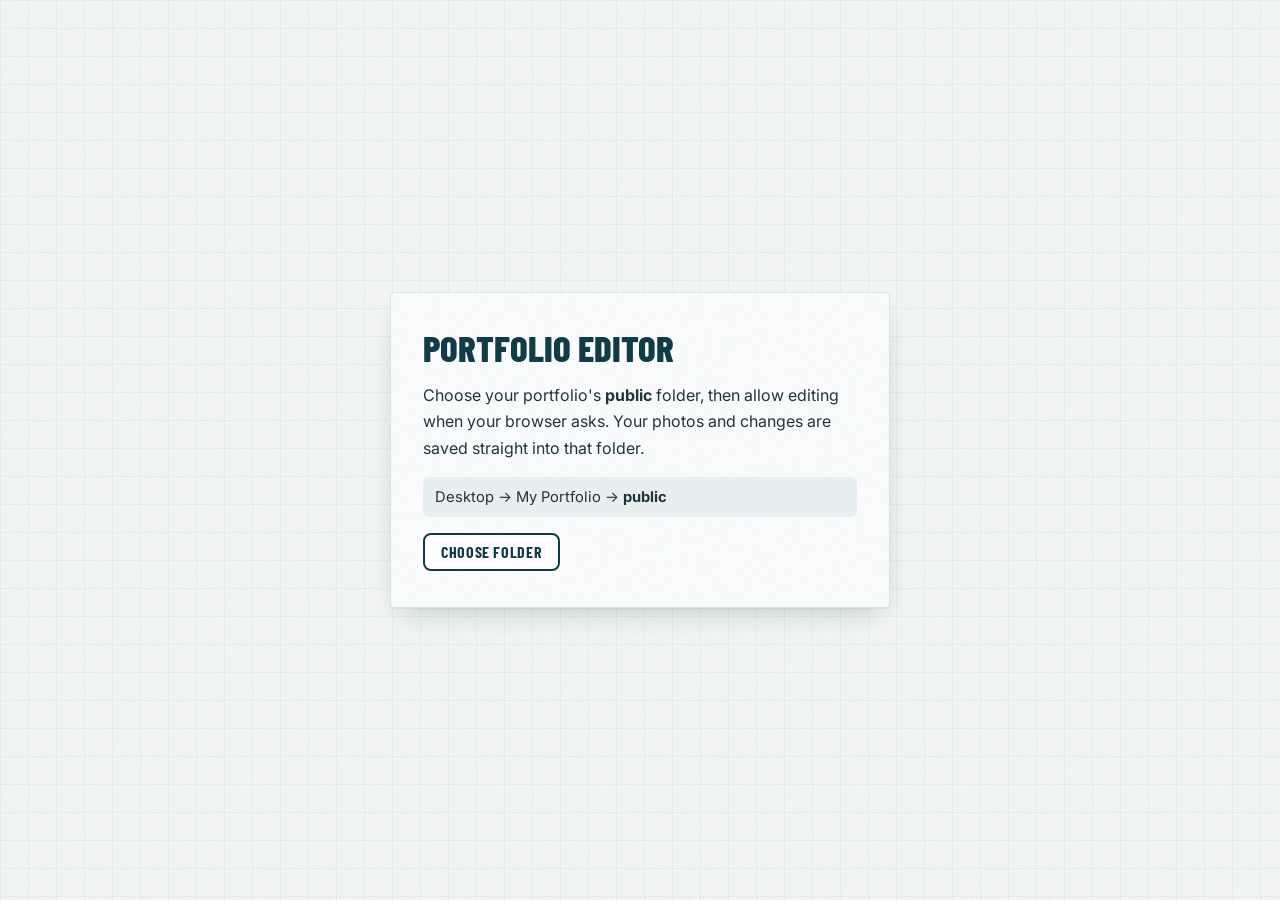
<file: editor.html>
<!doctype html>
<html lang="en">
<head>
  <meta charset="utf-8">
  <meta name="viewport" content="width=device-width, initial-scale=1">
  <title>Portfolio Editor — Arian Jay G. Maala</title>
  <meta name="robots" content="noindex, nofollow">
  <link rel="icon" href="assets/icons/favicon.svg" type="image/svg+xml">
  <link rel="stylesheet" href="https://fonts.googleapis.com/css2?family=Barlow+Condensed:wght@600;700;800&family=Inter:wght@400;500;600;700&display=swap">
  <link rel="stylesheet" href="css/style.css">
  <link rel="stylesheet" href="css/editor.css?v=3">
  <script src="js/boot.js"></script>
  <script type="module" src="js/editor.js?v=4"></script>
</head>
<body class="ed-body">
  <!-- Start: choose the folder. This page only touches the folder you choose, on your own computer. -->
  <main class="ed-start" data-start>
    <div class="ed-start__card paper">
      <h1>Portfolio Editor</h1>
      <p data-start-text>Choose your portfolio's <strong>public</strong> folder, then allow editing when your browser asks. Your photos and changes are saved straight into that folder.</p>
      <p class="ed-path">Desktop → My Portfolio → <strong>public</strong></p>
      <div class="ed-start__actions">
        <button class="btn btn--primary" type="button" data-continue hidden></button>
        <button class="btn btn--outline" type="button" data-pick>Choose folder</button>
      </div>
      <p class="ed-error" data-start-error role="alert"></p>
      <p class="ed-unsupported" data-unsupported hidden>This browser can't save files to your computer. Please open this page in <strong>Microsoft Edge</strong> or <strong>Google Chrome</strong> on a computer.</p>
    </div>
  </main>

  <div class="ed-app" data-app hidden>
    <header class="ed-top">
      <p class="ed-top__title">Portfolio Editor</p>
      <p class="ed-top__status" data-status role="status" aria-live="polite">All changes saved</p>
      <a class="btn btn--outline" href="index.html" target="_blank" rel="noopener">View my site</a>
      <button class="btn btn--yellow" type="button" data-save>Save changes</button>
    </header>
    <nav class="ed-nav" aria-label="Portfolio sections" data-nav></nav>
    <main class="ed-main" tabindex="-1" data-main></main>
  </div>

  <input type="file" data-file-input hidden>
  <div class="ed-toast" data-toast role="status" aria-live="polite" hidden></div>
</body>
</html>
</file>
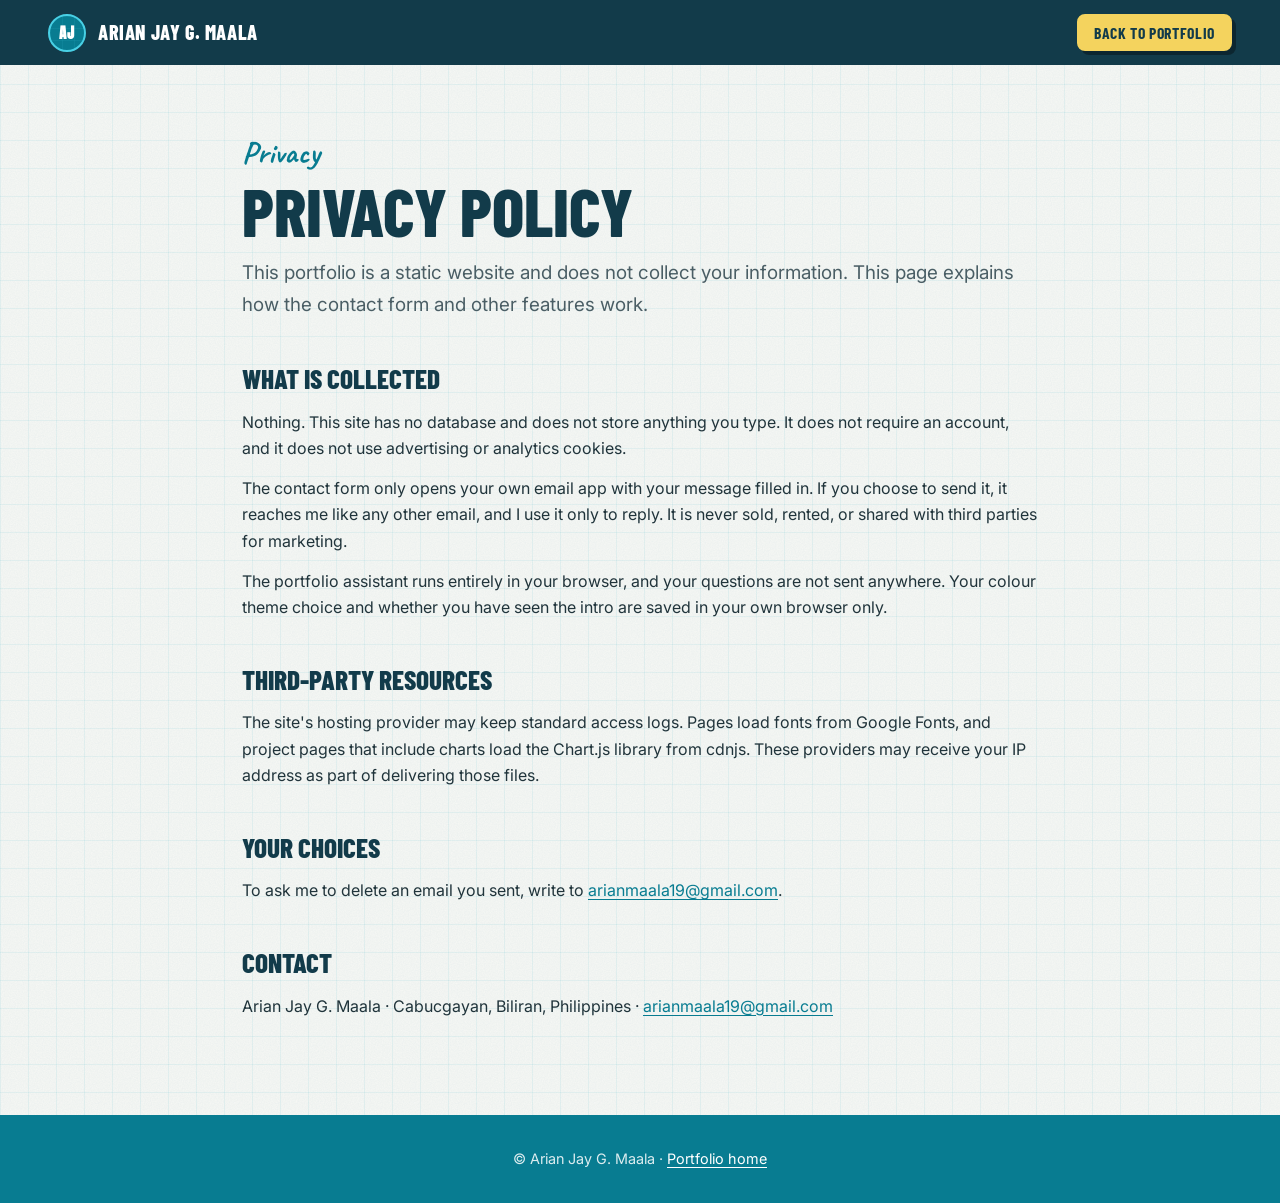
<file: privacy.html>
<!doctype html>
<html lang="en">
<head>
  <meta charset="utf-8">
  <meta name="viewport" content="width=device-width, initial-scale=1">
  <title>Privacy Policy — Arian Jay G. Maala</title>
  <meta name="description" content="How the portfolio of Arian Jay G. Maala handles information submitted through the contact form.">
  <meta name="theme-color" content="#123B4A">
  <link rel="icon" href="assets/icons/favicon.svg" type="image/svg+xml">
  <link rel="preconnect" href="https://fonts.googleapis.com">
  <link rel="preconnect" href="https://fonts.gstatic.com" crossorigin>
  <link rel="stylesheet" href="https://fonts.googleapis.com/css2?family=Anton&family=Barlow+Condensed:wght@500;600;700;800&family=Caveat:wght@500;700&family=Inter:wght@400;500;600;700&display=swap">
  <link rel="stylesheet" href="css/style.css">
  <link rel="stylesheet" href="css/responsive.css">
  <link rel="stylesheet" href="css/mode.css">
  <script src="js/boot.js"></script>
</head>
<body>
  <a class="skip-link" href="#main">Skip to main content</a>

  <header class="page-header">
    <a class="page-header__brand" href="index.html"><span class="avatar avatar--sm"><span class="avatar__monogram">AJ</span></span>Arian Jay G. Maala</a>
    <a class="btn btn--yellow" href="index.html">Back to portfolio</a>
  </header>

  <main id="main" class="page">
    <article class="article prose">
      <p class="kicker"><span class="kicker__num">§</span>Privacy</p>
      <h1 class="article__title">Privacy Policy</h1>
      <p class="article__lead">This portfolio is a static website and does not collect your information. This page explains how the contact form and other features work.</p>

      <h2>What is collected</h2>
      <p>Nothing. This site has no database and does not store anything you type. It does not require an account, and it does not use advertising or analytics cookies.</p>
      <p>The contact form only opens your own email app with your message filled in. If you choose to send it, it reaches me like any other email, and I use it only to reply. It is never sold, rented, or shared with third parties for marketing.</p>
      <p>The portfolio assistant runs entirely in your browser, and your questions are not sent anywhere. Your colour theme choice and whether you have seen the intro are saved in your own browser only.</p>

      <h2>Third-party resources</h2>
      <p>The site's hosting provider may keep standard access logs. Pages load fonts from Google Fonts, and project pages that include charts load the Chart.js library from cdnjs. These providers may receive your IP address as part of delivering those files.</p>

      <h2>Your choices</h2>
      <p>To ask me to delete an email you sent, write to <a href="mailto:arianmaala19@gmail.com">arianmaala19@gmail.com</a>.</p>

      <h2>Contact</h2>
      <p>Arian Jay G. Maala · Cabucgayan, Biliran, Philippines · <a href="mailto:arianmaala19@gmail.com">arianmaala19@gmail.com</a></p>
    </article>
  </main>

  <footer class="page-footer">
    <p>&copy; Arian Jay G. Maala · <a href="index.html">Portfolio home</a></p>
  </footer>
</body>
</html>
</file>
<file: css/style.css>
/* =====================================================================
   Arian Jay G. Maala — Portfolio
   style.css · tokens, base, components and sections (desktop-first)
   Responsive overrides live in responsive.css.
   ===================================================================== */

/* ---------------------------------------------------------------------
   Colour themes. Token names describe each colour's ROLE in the default
   palette (navy = dark surfaces, teal-deep = text links and buttons,
   cyan = highlights on dark, yellow = accent). Each theme reassigns them.
   The *-rgb triplets feed the translucent tints, grids and shadows.
   The visitor's choice is applied by js/boot.js before first paint.
   --------------------------------------------------------------------- */
:root {
  --teal: #009DB8;       --teal-rgb: 0, 157, 184;
  --teal-deep: #087C91;  --deep-rgb: 8, 124, 145;
  --navy: #123B4A;       --navy-rgb: 18, 59, 74;
  --cyan: #48D0E5;       --cyan-rgb: 72, 208, 229;
  --yellow: #F4D35E;     --yellow-rgb: 244, 211, 94;
  --paper: #F7F8F5;
  --gray: #E8EFF0;
  --ink: #20343B;
  --ink-soft: #4A5E65;
  --ink-faint: #6B7D83;
  --white: #FFFFFF;
}

/* Black & Gold — warm black with polished gold on ivory.
   The --dark-* values are used in dark mode (css/mode.css) so its text and cards share the tint. */
:root[data-theme='black-gold'] {
  --teal: #C8962E;       --teal-rgb: 200, 150, 46;
  --teal-deep: #856010;  --deep-rgb: 133, 96, 16;
  --navy: #0E0D0B;       --navy-rgb: 14, 13, 11;
  --cyan: #EBC667;       --cyan-rgb: 235, 198, 103;
  --yellow: #F4C430;     --yellow-rgb: 244, 196, 48;
  --paper: #FBF8F0;
  --gray: #F2EBDB;
  --ink: #1B1812;
  --ink-soft: #524C3F;
  --ink-faint: #6F6858;
  --dark-page: #070706;  --dark-card: #15130F;  --dark-raised: #2C2820;
  --dark-heading: #FBF5E6;  --dark-ink: #EDE6D6;  --dark-soft: #C6BDA9;  --dark-faint: #A39A86;
}

/* Navy & Gold — midnight navy with warm golden yellow */
:root[data-theme='gold'] {
  --teal: #2E6E96;       --teal-rgb: 46, 110, 150;
  --teal-deep: #1F5577;  --deep-rgb: 31, 85, 119;
  --navy: #142F44;       --navy-rgb: 20, 47, 68;
  --cyan: #F7C562;       --cyan-rgb: 247, 197, 98;
  --yellow: #F5B33B;     --yellow-rgb: 245, 179, 59;
  --paper: #FBF7EE;
  --gray: #F1E8D4;
  --ink: #1D2D3A;
  --ink-soft: #4B5864;
  --ink-faint: #6E7A84;
}

/* Black & Pink — soft black with vivid pink and blush */
:root[data-theme='black-pink'] {
  --teal: #E0357F;       --teal-rgb: 224, 53, 127;
  --teal-deep: #B8175F;  --deep-rgb: 184, 23, 95;
  --navy: #110B0F;       --navy-rgb: 17, 11, 15;
  --cyan: #FF7FB6;       --cyan-rgb: 255, 127, 182;
  --yellow: #FFB0D0;     --yellow-rgb: 255, 176, 208;
  --paper: #FEF7FA;
  --gray: #F9E8EF;
  --ink: #23131B;
  --ink-soft: #5F4652;
  --ink-faint: #7D6471;
  --dark-page: #080507;  --dark-card: #170F14;  --dark-raised: #2F2029;
  --dark-heading: #FFF1F6;  --dark-ink: #F1E4EA;  --dark-soft: #CBB6C0;  --dark-faint: #A8919C;
}

/* Black & Violet — blue-black with rich violet and lilac */
:root[data-theme='black-violet'] {
  --teal: #8B5CF6;       --teal-rgb: 139, 92, 246;
  --teal-deep: #6D33D9;  --deep-rgb: 109, 51, 217;
  --navy: #0F0B18;       --navy-rgb: 15, 11, 24;
  --cyan: #B99CFF;       --cyan-rgb: 185, 156, 255;
  --yellow: #D9C8FF;     --yellow-rgb: 217, 200, 255;
  --paper: #F9F7FE;
  --gray: #EDE8FA;
  --ink: #1B1528;
  --ink-soft: #51486A;
  --ink-faint: #6D6486;
  --dark-page: #07060C;  --dark-card: #14101F;  --dark-raised: #282138;
  --dark-heading: #F4F0FF;  --dark-ink: #E6E1F2;  --dark-soft: #BFB8D3;  --dark-faint: #9C94B3;
}

:root {
  --teal-hover: color-mix(in srgb, var(--teal-deep) 82%, black);
  --on-dark-soft: color-mix(in srgb, var(--cyan) 35%, white);
  --line: rgba(var(--navy-rgb), 0.12);
  --line-strong: rgba(var(--navy-rgb), 0.24);
  --grid: rgba(var(--teal-rgb), 0.075);
  --grid-light: rgba(var(--cyan-rgb), 0.09);
  --danger: #B42318;
  --success: #0B6B52;

  --font-display: 'Anton', 'Barlow Condensed', Impact, 'Arial Narrow', sans-serif;
  --font-head: 'Barlow Condensed', 'Arial Narrow', sans-serif;
  --font-body: 'Inter', system-ui, -apple-system, 'Segoe UI', Roboto, sans-serif;
  --font-hand: 'Caveat', 'Segoe Print', 'Bradley Hand', cursive;

  --sidebar-w: 280px;
  --topbar-h: 64px;
  --radius: 6px;
  --shadow-paper: 0 1px 0 rgba(var(--navy-rgb), 0.05), 0 12px 28px -14px rgba(var(--navy-rgb), 0.32);
  --shadow-lift: 0 2px 0 rgba(var(--navy-rgb), 0.05), 0 22px 40px -18px rgba(var(--navy-rgb), 0.42);
  --ease: cubic-bezier(0.2, 0.7, 0.2, 1);

  --noise: url("data:image/svg+xml,%3Csvg xmlns='http://www.w3.org/2000/svg' width='180' height='180'%3E%3Cfilter id='n'%3E%3CfeTurbulence type='fractalNoise' baseFrequency='.85' numOctaves='2' stitchTiles='stitch'/%3E%3CfeColorMatrix values='0 0 0 0 .07 0 0 0 0 .23 0 0 0 0 .29 0 0 0 .07 0'/%3E%3C/filter%3E%3Crect width='100%25' height='100%25' filter='url(%23n)'/%3E%3C/svg%3E");
  --graph: linear-gradient(var(--grid) 1px, transparent 1px), linear-gradient(90deg, var(--grid) 1px, transparent 1px);
  --graph-light: linear-gradient(var(--grid-light) 1px, transparent 1px), linear-gradient(90deg, var(--grid-light) 1px, transparent 1px);
}

/* ---------------------------------------------------------------------
   Base
   --------------------------------------------------------------------- */
*, *::before, *::after { box-sizing: border-box; }

html { scroll-behavior: smooth; -webkit-text-size-adjust: 100%; }

body {
  margin: 0;
  font-family: var(--font-body);
  font-size: 1rem;
  line-height: 1.65;
  color: var(--ink);
  background-color: var(--paper);
  background-image: var(--noise), var(--graph);
  background-size: 180px 180px, 28px 28px, 28px 28px;
  -webkit-font-smoothing: antialiased;
  text-rendering: optimizeLegibility;
}

img, svg { display: block; max-width: 100%; }
h1, h2, h3, h4, p, ul, ol, figure, blockquote { margin: 0; }
ul, ol { padding: 0; list-style: none; }
a { color: var(--teal-deep); text-underline-offset: 3px; }
a:hover { color: var(--navy); }
button { font: inherit; color: inherit; }

:focus-visible { outline: 3px solid var(--teal-deep); outline-offset: 3px; border-radius: 4px; }
.sidebar :focus-visible, .section--ink :focus-visible, .section--teal :focus-visible, .footer :focus-visible { outline-color: var(--yellow); }

::selection { background: var(--yellow); color: var(--navy); }

.visually-hidden {
  position: absolute !important; width: 1px; height: 1px; padding: 0; margin: -1px;
  overflow: hidden; clip: rect(0 0 0 0); white-space: nowrap; border: 0;
}

.skip-link {
  position: fixed; top: 0.75rem; left: 0.75rem; z-index: 200;
  padding: 0.6rem 1rem; background: var(--yellow); color: var(--navy); font-weight: 700;
  border-radius: var(--radius); transform: translateY(-160%); transition: transform 0.2s;
}
.skip-link:focus { transform: none; }

.hand { font-family: var(--font-hand); font-weight: 700; }
.text-cyan { color: var(--cyan); }

/* Icons injected by js/icons.js */
[data-icon] { display: inline-flex; flex: none; align-items: center; justify-content: center; }
[data-icon] svg, .ico { width: 1.15em; height: 1.15em; }

/* ---------------------------------------------------------------------
   Shared components
   --------------------------------------------------------------------- */
.container { width: 100%; max-width: 1140px; margin-inline: auto; padding-inline: clamp(1.25rem, 4vw, 3.5rem); }

.paper {
  position: relative;
  background-color: var(--white);
  background-image: var(--noise);
  border: 1px solid var(--line);
  border-radius: 4px;
  box-shadow: var(--shadow-paper);
}

.notebook {
  padding: 2rem 2rem 2rem 4.25rem;
  background-image:
    linear-gradient(90deg, transparent 2.9rem, rgba(var(--teal-rgb), 0.4) 2.9rem, rgba(var(--teal-rgb), 0.4) calc(2.9rem + 1px), transparent calc(2.9rem + 1px)),
    var(--noise);
}

.tape {
  position: absolute; z-index: 2; width: 92px; height: 26px;
  background: rgba(var(--yellow-rgb), 0.82);
  box-shadow: 0 1px 2px rgba(var(--navy-rgb), 0.15);
  -webkit-mask: linear-gradient(90deg, transparent 0 3px, #000 3px calc(100% - 3px), transparent calc(100% - 3px));
          mask: linear-gradient(90deg, transparent 0 3px, #000 3px calc(100% - 3px), transparent calc(100% - 3px));
}
.tape--tl { top: -12px; left: -18px; transform: rotate(-32deg); }
.tape--br { bottom: -10px; right: -20px; transform: rotate(-28deg); }
.tape--center { top: -14px; left: 50%; transform: translateX(-50%) rotate(-2deg); }

/* Torn-paper edges: a jagged mask filled with the colour of the adjoining surface. */
.tear {
  position: absolute; left: 0; right: 0; bottom: -1px; z-index: 3;
  height: clamp(16px, 2.4vw, 32px);
  -webkit-mask: url(../assets/images/tear.svg) center / 100% 100% no-repeat;
          mask: url(../assets/images/tear.svg) center / 100% 100% no-repeat;
  pointer-events: none;
}
.tear--top { top: 1px; bottom: auto; transform: translateY(-100%); }
.tear--flip { transform: scaleX(-1); }
.tear--paper { background-color: var(--paper); }
.tear--teal { background-color: var(--teal); }
.tear--deep { background-color: var(--teal-deep); }
.tear--navy { background-color: var(--navy); }
.tear-stack { position: absolute; left: 0; right: 0; bottom: 0; height: 52px; pointer-events: none; }
.tear-stack .tear--teal { height: 46px; opacity: 0.9; }
.tear-stack .tear--paper { height: 30px; }

.btn {
  --btn-shadow: var(--navy);
  display: inline-flex; align-items: center; justify-content: center; gap: 0.6rem;
  padding: 0.72rem 1.25rem;
  font-family: var(--font-head); font-size: 1.08rem; font-weight: 700; letter-spacing: 0.04em; text-transform: uppercase;
  line-height: 1.1; text-decoration: none; cursor: pointer;
  border: 2px solid var(--navy); border-radius: 8px;
  box-shadow: 4px 4px 0 var(--btn-shadow);
  transition: transform 0.18s var(--ease), box-shadow 0.18s var(--ease), background-color 0.18s;
}
.btn:hover { transform: translate(-2px, -2px); box-shadow: 6px 6px 0 var(--btn-shadow); }
.btn:active { transform: translate(2px, 2px); box-shadow: 1px 1px 0 var(--btn-shadow); }
.btn--lg { padding: 0.9rem 1.55rem; font-size: 1.15rem; }
.btn--block { width: 100%; }
.btn--primary { background: var(--teal-deep); color: var(--white); }
.btn--primary:hover { color: var(--white); background: var(--teal-hover); }
.btn--yellow { background: var(--yellow); color: var(--navy); }
.btn--yellow:hover { color: var(--navy); }
.btn--outline { background: var(--white); color: var(--navy); }
.btn--outline:hover { color: var(--navy); background: var(--gray); }
.btn[disabled] { opacity: 0.6; cursor: not-allowed; transform: none; box-shadow: 4px 4px 0 var(--btn-shadow); }
.sidebar .btn { --btn-shadow: rgba(0, 0, 0, 0.35); border-color: var(--yellow); }

.icon-btn {
  display: inline-flex; align-items: center; justify-content: center;
  width: 44px; height: 44px; padding: 0; border: 0; border-radius: 10px;
  background: transparent; cursor: pointer; font-size: 1.3rem;
}

.chip {
  display: inline-flex; align-items: center; gap: 0.35rem;
  padding: 0.22rem 0.6rem;
  font-family: var(--font-head); font-size: 0.92rem; font-weight: 700; letter-spacing: 0.04em; text-transform: uppercase;
  line-height: 1.3; border-radius: 4px;
  background: var(--navy); color: var(--white);
}
.chip--soft { background: var(--gray); color: var(--navy); }
.chip--outline { background: transparent; color: var(--teal-deep); box-shadow: inset 0 0 0 1.5px currentColor; }
.chip--muted { background: transparent; color: var(--ink-faint); box-shadow: inset 0 0 0 1.5px var(--line-strong); }

.badge {
  display: inline-flex; align-items: center; gap: 0.4rem;
  padding: 0.32rem 0.7rem;
  font-size: 0.86rem; font-weight: 600; line-height: 1.3;
  background: var(--yellow); color: var(--navy); border-radius: 4px;
  box-shadow: 2px 2px 0 rgba(var(--navy-rgb), 0.18);
}

.tag-list { display: flex; flex-wrap: wrap; gap: 0.5rem; }
.tag {
  display: inline-flex; align-items: center; gap: 0.4rem;
  padding: 0.36rem 0.8rem;
  font-size: 0.9rem; font-weight: 500; line-height: 1.3; color: var(--navy);
  background: rgba(var(--cyan-rgb), 0.12); border: 1.5px solid rgba(var(--deep-rgb), 0.35); border-radius: 999px;
}
.tag__level { font-size: 0.74rem; font-weight: 700; color: var(--teal-deep); text-transform: uppercase; letter-spacing: 0.04em; }
.tag--warm { background: rgba(var(--yellow-rgb), 0.22); border-color: rgba(var(--navy-rgb), 0.2); }

.mini-title {
  display: flex; align-items: center; gap: 0.5rem; margin-bottom: 0.9rem;
  font-family: var(--font-head); font-size: 1.3rem; font-weight: 700; letter-spacing: 0.02em; text-transform: uppercase; color: var(--navy);
}
.mini-title [data-icon] { color: var(--teal-deep); }

.pending-note {
  display: flex; align-items: flex-start; gap: 0.55rem;
  font-size: 0.92rem; font-style: italic; color: var(--ink-faint);
}
.pending-note [data-icon], .pending-note .ico { margin-top: 0.2rem; color: var(--teal); }

.link-row { display: flex; flex-wrap: wrap; gap: 0.5rem 1rem; margin-top: 0.9rem; }
.link-row a { display: inline-flex; align-items: center; gap: 0.35rem; font-size: 0.9rem; font-weight: 600; }

.empty-state {
  padding: 2rem; text-align: center; color: var(--ink-faint);
  border: 2px dashed var(--line-strong); border-radius: var(--radius);
}

/* ---------------------------------------------------------------------
   Layout: sidebar, top bar, main
   --------------------------------------------------------------------- */
.sidebar {
  position: fixed; inset: 0 auto 0 0; z-index: 50;
  width: var(--sidebar-w);
  color: var(--white);
  background-color: var(--navy);
  background-image: var(--noise), var(--graph-light);
  background-size: 180px 180px, 24px 24px, 24px 24px;
  box-shadow: 4px 0 24px rgba(var(--navy-rgb), 0.18);
}
.sidebar::after {
  /* Yellow torn strip along the sidebar edge */
  content: ''; position: absolute; top: 0; bottom: 0; right: -3px; width: 6px;
  background: linear-gradient(var(--cyan) 0 30%, var(--yellow) 30% 34%, var(--cyan) 34% 100%);
  opacity: 0.85;
}
.sidebar__inner {
  display: flex; flex-direction: column; gap: 1.5rem; height: 100%;
  padding: 2rem 1.25rem 1.5rem; overflow-y: auto; scrollbar-width: thin; scrollbar-color: rgba(255,255,255,.2) transparent;
}
.sidebar__close { display: none; }

.sidebar__profile { text-align: center; }
.sidebar__name {
  margin-top: 1rem;
  font-family: var(--font-display); font-size: 1.65rem; font-weight: 400; line-height: 1.1; letter-spacing: 0.04em; text-transform: uppercase;
  /* Colour-filled letters with a white outline. */
  color: var(--cyan);
  background: linear-gradient(180deg, var(--cyan) 15%, var(--teal) 85%);
  -webkit-background-clip: text; background-clip: text;
  -webkit-text-fill-color: transparent;
  filter: drop-shadow(1px 0 0 #fff) drop-shadow(-1px 0 0 #fff) drop-shadow(0 1px 0 #fff) drop-shadow(0 -1px 0 #fff);
}
.sidebar__label { display: flex; flex-direction: column; gap: 0.1rem; margin-top: 0.6rem; font-size: 0.8rem; color: var(--on-dark-soft); }
.sidebar__label span + span::before { content: none; }
/* Research Enthusiast is the reverse of the name: white letters with a colour outline. */
.sidebar__label span:first-child {
  font-family: var(--font-display); font-size: 1rem; line-height: 1.35; letter-spacing: 0.08em; text-transform: uppercase; color: #fff;
  filter: drop-shadow(0.6px 0 0 var(--teal)) drop-shadow(-0.6px 0 0 var(--teal)) drop-shadow(0 0.6px 0 var(--teal)) drop-shadow(0 -0.6px 0 var(--teal));
}
/* Aspiring Data Analyst is handwritten. */
.sidebar__label span:last-child { font-family: var(--font-hand); font-size: 1.2rem; line-height: 1.15; font-weight: 700; letter-spacing: 0.02em; color: var(--yellow); }

.avatar {
  position: relative; display: inline-grid; place-items: center; flex: none;
  border-radius: 50%; overflow: hidden;
  background: var(--teal-deep);
  background-image: var(--graph-light);
  background-size: 12px 12px;
  color: var(--white);
}
.avatar img { width: 100%; height: 100%; object-fit: cover; }
.avatar__monogram { font-family: var(--font-display); letter-spacing: 0.04em; }
.avatar--lg { width: 112px; height: 112px; font-size: 2.6rem; border: 4px solid var(--cyan); box-shadow: 0 0 0 7px rgba(var(--cyan-rgb), 0.14); }
.avatar--lg::after {
  content: ''; position: absolute; right: 9px; bottom: 9px; width: 16px; height: 16px;
  border-radius: 50%; background: var(--yellow); border: 3px solid var(--navy);
}
.avatar--lg:has(img)::after { display: none; }
.avatar--sm { width: 38px; height: 38px; font-size: 0.95rem; border: 2px solid var(--cyan); }

.sidebar__nav ul { display: grid; gap: 0.15rem; }
.sidebar__nav a {
  position: relative; display: flex; align-items: center; gap: 0.85rem;
  padding: 0.6rem 0.85rem;
  font-size: 0.95rem; font-weight: 500; color: rgba(255, 255, 255, 0.76); text-decoration: none;
  border-radius: 8px;
  transition: background-color 0.2s, color 0.2s;
}
.sidebar__nav a [data-icon] { font-size: 1.05rem; color: var(--cyan); transition: color 0.2s; }
.sidebar__nav a:hover { color: var(--white); background: rgba(255, 255, 255, 0.06); }
.sidebar__nav a::before {
  content: ''; position: absolute; left: -1.25rem; top: 50%; width: 5px; height: 0;
  background: var(--cyan); border-radius: 0 4px 4px 0; transform: translateY(-50%);
  transition: height 0.25s var(--ease);
}
.sidebar__nav a.is-active { color: var(--white); background: rgba(var(--cyan-rgb), 0.14); font-weight: 600; }
.sidebar__nav a.is-active::before { height: 70%; }
.sidebar__nav a.is-active [data-icon] { color: var(--yellow); }

.sidebar__footer { display: grid; gap: 1rem; margin-top: auto; }

.social-list { display: flex; flex-wrap: wrap; gap: 0.5rem; }
.social-list:empty { display: none; }
.social-list a {
  display: inline-grid; place-items: center; width: 40px; height: 40px;
  border-radius: 50%; color: var(--navy); background: var(--gray);
  transition: background-color 0.2s, transform 0.2s;
}
.social-list a:hover { background: var(--yellow); transform: translateY(-2px); }
.social-list--sidebar { justify-content: center; }
.social-list--sidebar a, .social-list--footer a { color: var(--white); background: rgba(255, 255, 255, 0.1); }
.social-list--sidebar a:hover, .social-list--footer a:hover { color: var(--navy); background: var(--yellow); }

.theme-picker { margin: 0; padding: 0.8rem 0.85rem 0.7rem; border: 1px solid rgba(255, 255, 255, 0.14); border-radius: 10px; background: rgba(255, 255, 255, 0.04); }
.theme-picker__legend {
  display: flex; align-items: center; gap: 0.45rem; padding: 0 0.3rem; margin-left: -0.3rem;
  font-family: var(--font-head); font-size: 0.92rem; font-weight: 700; letter-spacing: 0.08em; text-transform: uppercase; color: var(--on-dark-soft);
}
.theme-picker__legend [data-icon] { color: var(--cyan); }
.theme-picker__options { display: flex; justify-content: space-between; gap: 0.35rem; margin-top: 0.35rem; }
.theme-swatch { position: relative; display: inline-grid; place-items: center; width: 36px; height: 36px; border-radius: 50%; cursor: pointer; }
.theme-swatch__dot {
  width: 28px; height: 28px; border-radius: 50%;
  background: conic-gradient(from 200deg, var(--c1) 0 50%, var(--c2) 50% 78%, var(--c3) 78% 100%);
  box-shadow: 0 0 0 2px rgba(255, 255, 255, 0.25);
  transition: transform 0.2s var(--ease), box-shadow 0.2s;
}
.theme-swatch:hover .theme-swatch__dot { transform: scale(1.08); }
.theme-swatch input:checked + .theme-swatch__dot { box-shadow: 0 0 0 2px var(--navy), 0 0 0 4px var(--white); transform: scale(1.04); }
.theme-swatch input:focus-visible + .theme-swatch__dot { outline: 3px solid var(--yellow); outline-offset: 4px; }
.theme-picker__name { margin-top: 0.4rem; font-size: 0.78rem; color: rgba(255, 255, 255, 0.72); text-align: center; }

/* Smooth colour change when switching themes (not on first paint). */
html.theme-transition, html.theme-transition *, html.theme-transition *::before, html.theme-transition *::after {
  transition: background-color 0.35s ease, color 0.35s ease, border-color 0.35s ease, fill 0.35s ease !important;
}

.topbar { display: none; }
.drawer-backdrop { display: none; }

.main { margin-left: var(--sidebar-w); min-width: 0; outline: none; }

/* ---------------------------------------------------------------------
   Hero
   --------------------------------------------------------------------- */
.hero {
  position: relative;
  min-height: 100vh; min-height: 100svh;
  display: flex; align-items: center;
  padding: clamp(4rem, 8vh, 6rem) clamp(1.25rem, 4vw, 3.5rem) clamp(6rem, 12vh, 8rem);
  overflow: hidden;
  background-image:
    radial-gradient(circle at 12% 18%, rgba(var(--cyan-rgb), 0.16), transparent 32%),
    linear-gradient(rgba(var(--teal-rgb), 0.11) 1px, transparent 1px),
    linear-gradient(90deg, rgba(var(--teal-rgb), 0.11) 1px, transparent 1px);
  background-size: auto, 28px 28px, 28px 28px;
}
.hero__grid {
  width: 100%; max-width: 1240px; margin-inline: auto;
  display: grid; grid-template-columns: minmax(0, 1.18fr) minmax(0, 0.82fr); align-items: center; gap: clamp(2rem, 4vw, 4rem);
}

.hero__hello { font-size: clamp(1.8rem, 2.6vw, 2.4rem); color: var(--teal-deep); transform: rotate(-3deg); transform-origin: left; display: inline-block; }
.hero__name {
  margin-top: 0.15rem;
  font-family: var(--font-display); font-weight: 400;
  font-size: clamp(3.3rem, 7vw, 7.6rem); line-height: 0.92; letter-spacing: 0.005em; text-transform: uppercase;
  color: var(--navy);
}
.hero__name-line { display: block; }
.hero__name-line--accent {
  background: linear-gradient(92deg, var(--teal-deep) 0%, var(--teal) 45%, var(--cyan) 100%);
  -webkit-background-clip: text; background-clip: text; color: transparent;
}
.hero__roles {
  display: flex; flex-direction: column; align-items: flex-start; gap: 0.1rem; margin-top: 1.1rem;
  font-family: var(--font-head); font-weight: 800; font-size: clamp(1.55rem, 2.7vw, 2.6rem); line-height: 1.05; letter-spacing: 0.01em; text-transform: uppercase;
  color: var(--navy);
}
.hero__role--marked {
  background: linear-gradient(transparent 56%, var(--yellow) 56%, var(--yellow) 90%, transparent 90%);
  padding-inline: 0.15em; margin-inline: -0.15em;
}
.hero__intro { max-width: 58ch; margin-top: 1.5rem; font-size: 1.07rem; color: var(--ink-soft); }
.hero__statement {
  margin-top: 1.1rem; padding-left: 0.85rem;
  font-family: var(--font-head); font-size: 1.3rem; font-weight: 600; line-height: 1.35; color: var(--teal-deep);
  border-left: 4px solid var(--yellow);
}
.hero__actions { display: flex; flex-wrap: wrap; gap: 1rem; margin-top: 2rem; }

.hero__visual { position: relative; aspect-ratio: 0.84; max-width: 480px; width: 100%; justify-self: center; }
.hero__blob {
  position: absolute; inset: 9% 2% 6% 14%;
  background-color: var(--teal);
  background-image: var(--noise), var(--graph-light);
  background-size: 180px 180px, 22px 22px, 22px 22px;
  clip-path: polygon(4% 6%, 12% 2%, 21% 5%, 30% 1%, 41% 4%, 52% 0%, 63% 3%, 74% 1%, 85% 5%, 96% 2%, 99% 14%, 97% 27%, 100% 41%, 98% 55%, 100% 69%, 97% 83%, 99% 96%, 88% 99%, 76% 96%, 64% 100%, 52% 97%, 40% 100%, 28% 96%, 16% 99%, 5% 97%, 2% 84%, 0% 70%, 3% 56%, 0% 42%, 2% 28%, 0% 15%);
  transform: rotate(4deg);
}
.hero__blob::after {
  content: ''; position: absolute; left: 8%; bottom: 10%; width: 34%; height: 14px; background: var(--yellow); transform: rotate(-4deg);
}
.hero__dots { position: absolute; inset: 0; width: 100%; height: 100%; fill: var(--teal-deep); opacity: 0.35; }

.photo-card {
  position: absolute; top: 2%; left: 6%; width: 56%;
  padding: 12px 12px 44px;
  background: var(--white); background-image: var(--noise);
  border-radius: 3px; box-shadow: var(--shadow-lift);
  transform: rotate(-4deg);
}
.photo-card__frame {
  display: grid; place-items: center; aspect-ratio: 1; overflow: hidden;
  background-color: var(--navy);
  background-image: var(--graph-light);
  background-size: 18px 18px;
  border-radius: 2px;
}
.photo-card__frame img { width: 100%; height: 100%; object-fit: cover; }
.photo-card__monogram { font-family: var(--font-display); font-size: clamp(3rem, 6vw, 5.4rem); color: var(--cyan); letter-spacing: 0.04em; }
.photo-card__caption { position: absolute; left: 0; right: 0; bottom: 8px; text-align: center; font-size: 1.25rem; color: var(--navy); }

.chart-card {
  position: absolute; right: 0; bottom: 3%; width: 54%;
}
.chart-card__label { display: block; margin-top: 4px; font-size: 1.15rem; color: var(--teal-deep); text-align: right; }

.float-tag {
  position: absolute; z-index: 3;
  display: inline-flex; align-items: center; gap: 0.4rem;
  padding: 0.35rem 0.75rem;
  font-family: var(--font-head); font-size: 0.98rem; font-weight: 700; letter-spacing: 0.05em; text-transform: uppercase;
  color: var(--navy); background: var(--white);
  border: 1.5px solid var(--navy); border-radius: 999px;
  box-shadow: 3px 3px 0 var(--navy);
}
.float-tag [data-icon] { color: var(--teal-deep); }
.float-tag--1 { top: 4%; right: 2%; }
.float-tag--2 { top: 70%; left: -2%; background: var(--yellow); }
.float-tag--2 [data-icon] { color: var(--navy); }
.float-tag--3 { top: 44%; right: -3%; }

.scroll-cue {
  position: absolute; left: 50%; bottom: 62px; z-index: 4;
  display: flex; flex-direction: column; align-items: center; gap: 0.4rem;
  font-family: var(--font-head); font-size: 0.85rem; font-weight: 700; letter-spacing: 0.2em; text-transform: uppercase;
  color: var(--navy); text-decoration: none; transform: translateX(-50%);
}
.scroll-cue__line { position: relative; width: 2px; height: 34px; background: var(--line-strong); overflow: hidden; }
.scroll-cue__line::after { content: ''; position: absolute; left: 0; top: 0; width: 100%; height: 40%; background: var(--teal-deep); }

/* ---------------------------------------------------------------------
   Sections
   --------------------------------------------------------------------- */
.section { position: relative; padding-block: clamp(4.5rem, 9vw, 7.5rem); }
.section--alt { background-color: rgba(232, 239, 240, 0.6); }
.section--ink {
  color: var(--white);
  background-color: var(--navy);
  background-image: var(--noise), var(--graph-light);
  background-size: 180px 180px, 28px 28px, 28px 28px;
}
.section--teal {
  color: var(--white);
  background-color: var(--teal-deep);
  background-image: var(--noise), linear-gradient(rgba(255,255,255,.07) 1px, transparent 1px), linear-gradient(90deg, rgba(255,255,255,.07) 1px, transparent 1px);
  background-size: 180px 180px, 28px 28px, 28px 28px;
}

.section-head { max-width: 780px; margin-bottom: clamp(2.5rem, 5vw, 3.5rem); }
.kicker {
  display: flex; align-items: center; gap: 0.6rem;
  font-family: var(--font-hand); font-size: 1.95rem; font-weight: 700; line-height: 1; color: var(--teal-deep);
}
/* The numbered circles before each label are no longer shown. */
.kicker__num { display: none !important; }
.section-title {
  margin-top: 0.7rem;
  font-family: var(--font-head); font-weight: 800;
  font-size: clamp(2.6rem, 5.4vw, 4.6rem); line-height: 0.95; letter-spacing: -0.005em; text-transform: uppercase;
  color: var(--navy);
}
.section-title::after {
  content: ''; display: block; width: 74px; height: 7px; margin-top: 1rem;
  background: var(--yellow); border-radius: 2px; transform: rotate(-1.5deg);
}
.section-sub { max-width: 64ch; margin-top: 1rem; font-size: 1.1rem; color: var(--ink-soft); }
.section-head--light .kicker { color: var(--cyan); }
.section-head--light .section-title { color: var(--white); }
.section-head--light .section-sub { color: rgba(255, 255, 255, 0.84); }

/* ---- About ---- */
.about { display: grid; grid-template-columns: minmax(0, 1.2fr) minmax(0, 1fr); gap: clamp(1.75rem, 3vw, 2.75rem); align-items: start; }
.about__bio p + p { margin-top: 1rem; }
.about__bio p { color: var(--ink); }
.about__bio p:first-child::first-letter {
  float: left; margin: 0.18rem 0.5rem 0 0;
  font-family: var(--font-display); font-size: 3.4rem; line-height: 0.85; color: var(--teal-deep);
}
.about__side { display: grid; gap: 1.5rem; }
.identity-grid { display: grid; grid-template-columns: repeat(2, minmax(0, 1fr)); gap: 1rem; }
.identity-card {
  height: 100%; padding: 1.35rem 1.2rem 1.25rem;
  border-top: 5px solid var(--teal);
  transition: transform 0.25s var(--ease), box-shadow 0.25s var(--ease), border-color 0.25s;
}
.identity-card:hover { transform: translateY(-5px) rotate(-0.6deg); box-shadow: var(--shadow-lift); border-top-color: var(--yellow); }
.identity-card__icon {
  display: grid; place-items: center; width: 44px; height: 44px; margin-bottom: 0.85rem;
  font-size: 1.3rem; color: var(--white); background: var(--teal-deep); border-radius: 10px;
  transition: transform 0.3s var(--ease), background-color 0.3s;
}
.identity-card:hover .identity-card__icon { transform: rotate(-8deg) scale(1.06); background: var(--navy); }
.identity-card h3 { font-family: var(--font-head); font-size: 1.28rem; font-weight: 700; line-height: 1.1; color: var(--navy); }
.identity-card p { margin-top: 0.45rem; font-size: 0.9rem; line-height: 1.55; color: var(--ink-soft); }
.languages { padding: 1.4rem 1.4rem 1.5rem; }

.goal-quote {
  position: relative; max-width: 880px; margin: clamp(3rem, 6vw, 4.5rem) auto 0;
  padding: 2.6rem clamp(1.5rem, 5vw, 3.5rem) 2rem;
  text-align: center; background: var(--white); background-image: var(--noise);
  box-shadow: var(--shadow-paper); border-radius: 3px; transform: rotate(-0.6deg);
}
.goal-quote blockquote {
  position: relative;
  font-family: var(--font-head); font-size: clamp(1.6rem, 3.2vw, 2.45rem); font-weight: 700; line-height: 1.15; color: var(--navy);
}
.goal-quote blockquote::before {
  content: '\201C'; position: absolute; left: -0.1em; top: -0.55em;
  font-family: var(--font-display); font-size: 4.5rem; line-height: 1; color: var(--cyan); opacity: 0.6;
}
.goal-quote figcaption { margin-top: 0.75rem; font-size: 1.35rem; color: var(--teal-deep); }

/* ---- Timeline (education) ---- */
.timeline { position: relative; display: grid; gap: 1.75rem; }
.timeline::before {
  content: ''; position: absolute; top: 0.5rem; bottom: 0.5rem; left: 23px; width: 0;
  border-left: 3px dashed rgba(var(--teal-rgb), 0.45);
}
.timeline__item { position: relative; padding-left: 4.5rem; }
.timeline__marker {
  position: absolute; left: 0; top: 1.4rem;
  display: grid; place-items: center; width: 49px; height: 49px;
  font-size: 1.25rem; color: var(--white); background: var(--teal-deep);
  border: 4px solid var(--paper); border-radius: 50%; box-shadow: 0 0 0 2px var(--teal-deep);
}
.timeline__item:first-child .timeline__marker { background: var(--navy); color: var(--yellow); box-shadow: 0 0 0 2px var(--navy); }
.timeline__card { padding: 1.5rem 1.6rem; }
.timeline__head { display: flex; flex-wrap: wrap; align-items: center; justify-content: space-between; gap: 0.5rem 1rem; }
.timeline__level { font-size: 0.82rem; font-weight: 700; letter-spacing: 0.08em; text-transform: uppercase; color: var(--teal-deep); }
.timeline__title { margin-top: 0.35rem; font-family: var(--font-head); font-size: clamp(1.45rem, 2.4vw, 1.85rem); font-weight: 700; line-height: 1.1; color: var(--navy); }
.timeline__program { margin-top: 0.25rem; font-weight: 500; color: var(--ink-soft); }
.timeline__desc { margin-top: 0.65rem; color: var(--ink-soft); }
.timeline__badges { display: flex; flex-wrap: wrap; gap: 0.5rem; margin-top: 1rem; }
.timeline__badges .tag { font-size: 0.86rem; }

/* ---- Skills ---- */
.skills { display: grid; grid-template-columns: repeat(auto-fill, minmax(min(100%, 320px), 1fr)); gap: 1.5rem; }
.skill-card { display: flex; flex-direction: column; gap: 0.9rem; padding: 1.5rem; }
.skill-card__head { display: flex; align-items: center; gap: 0.8rem; }
.skill-card__icon {
  display: grid; place-items: center; width: 42px; height: 42px; flex: none;
  font-size: 1.25rem; color: var(--navy); background: rgba(var(--cyan-rgb), 0.22); border-radius: 10px;
}
.skill-card h3 { font-family: var(--font-head); font-size: 1.4rem; font-weight: 700; line-height: 1.05; color: var(--navy); }
.skill-card__desc { font-size: 0.93rem; color: var(--ink-soft); }
.skill-card__count { margin-left: auto; font-family: var(--font-head); font-weight: 700; font-size: 0.95rem; color: var(--ink-faint); white-space: nowrap; }

.skill-card--featured {
  grid-column: 1 / -1;
  display: grid; grid-template-columns: minmax(0, 0.9fr) minmax(0, 1.4fr); gap: 2rem; align-items: center;
  padding: clamp(1.75rem, 3vw, 2.5rem);
  color: var(--white);
  background-color: var(--navy); background-image: var(--noise), var(--graph-light);
  background-size: 180px 180px, 22px 22px, 22px 22px;
  border: 0;
}
.skill-card--featured .skill-card__icon { width: 52px; height: 52px; font-size: 1.5rem; color: var(--navy); background: var(--yellow); }
.skill-card--featured h3 { color: var(--white); font-size: clamp(1.8rem, 3vw, 2.4rem); }
.skill-card--featured .skill-card__desc { margin-top: 0.85rem; font-size: 1rem; color: rgba(255, 255, 255, 0.82); }
.skill-card--featured .eyebrow { display: inline-block; margin-bottom: 0.9rem; }

.eyebrow { font-family: var(--font-head); font-size: 0.92rem; font-weight: 700; letter-spacing: 0.1em; text-transform: uppercase; color: var(--yellow); }

.skill-tiles { display: grid; grid-template-columns: repeat(auto-fill, minmax(150px, 1fr)); gap: 0.65rem; }
.skill-tile {
  display: flex; align-items: center; gap: 0.6rem;
  padding: 0.75rem 0.85rem;
  font-size: 0.9rem; font-weight: 600; line-height: 1.25; color: var(--navy);
  background: var(--paper); border: 1.5px solid var(--line); border-radius: 8px;
  transition: transform 0.2s var(--ease), border-color 0.2s;
}
.skill-tile:hover { transform: translateY(-2px); border-color: var(--teal); }
.skill-tile [data-icon], .skill-tile .ico { color: var(--teal-deep); font-size: 1.15rem; }
.skill-card--featured .skill-tile { color: var(--white); background: rgba(255, 255, 255, 0.06); border-color: rgba(var(--cyan-rgb), 0.3); }
.skill-card--featured .skill-tile [data-icon], .skill-card--featured .skill-tile .ico { color: var(--cyan); }
.skill-card--featured .skill-tile:hover { border-color: var(--yellow); }

.skill-pending { display: grid; gap: 0.75rem; padding: 1rem; border: 2px dashed var(--line-strong); border-radius: 8px; }
.skill-pending .tag-list .tag { background: transparent; border-style: dashed; color: var(--ink-faint); }

/* ---- Research & thesis papers (inside the dark Projects band) ---- */
.sub-head { display: flex; flex-wrap: wrap; align-items: baseline; gap: 0.35rem 1.25rem; margin-bottom: 1.4rem; }
.sub-head__title {
  font-family: var(--font-head); font-size: clamp(1.7rem, 3vw, 2.2rem); font-weight: 800; line-height: 1; text-transform: uppercase; color: var(--white);
}
.sub-head__title::before { content: ''; display: inline-block; width: 14px; height: 14px; margin-right: 0.6rem; background: var(--yellow); transform: rotate(45deg) translateY(-3px); }
.sub-head__text { flex: 1 1 320px; font-size: 0.95rem; color: rgba(255, 255, 255, 0.72); }
.research-log { margin-bottom: clamp(3.5rem, 7vw, 5rem); }

.research-stats, .paper-list {
  --type-qualitative: var(--cyan);
  --type-quantitative: var(--yellow);
  --type-developmental: var(--teal);
  --type-action: #FFFFFF;
}
.research-stats {
  display: grid; grid-template-columns: auto minmax(0, 1fr); align-items: center; gap: 1.25rem 2.5rem;
  padding: 1.4rem 1.6rem; margin-bottom: 1.75rem;
  background: rgba(255, 255, 255, 0.05); border: 1px solid rgba(255, 255, 255, 0.14); border-radius: 10px;
}
.research-stats__total { display: flex; align-items: center; gap: 0.9rem; }
.research-stats__num { font-family: var(--font-display); font-size: clamp(3.4rem, 6vw, 4.6rem); line-height: 0.9; color: var(--yellow); }
.research-stats__caption { font-family: var(--font-head); font-size: 1.1rem; font-weight: 600; line-height: 1.2; letter-spacing: 0.03em; text-transform: uppercase; color: rgba(255, 255, 255, 0.85); }
.research-bar { display: flex; gap: 3px; height: 14px; overflow: hidden; border-radius: 999px; background: rgba(255, 255, 255, 0.08); }
.research-bar__seg { flex: var(--share, 0) 1 0; min-width: 6px; }
.research-bar__seg--qualitative, .research-filter--qualitative .paper-card__dot, .paper-card--qualitative .paper-card__dot { background: var(--type-qualitative); }
.research-bar__seg--quantitative, .research-filter--quantitative .paper-card__dot, .paper-card--quantitative .paper-card__dot { background: var(--type-quantitative); }
.research-bar__seg--developmental, .research-filter--developmental .paper-card__dot, .paper-card--developmental .paper-card__dot { background: var(--type-developmental); }
.research-bar__seg--action, .research-filter--action .paper-card__dot, .paper-card--action .paper-card__dot { background: var(--type-action); }
.research-filters { display: flex; flex-wrap: wrap; gap: 0.5rem; margin-top: 0.9rem; }
.research-filter {
  display: inline-flex; align-items: center; gap: 0.45rem; padding: 0.38rem 0.8rem;
  font-family: var(--font-head); font-size: 0.98rem; font-weight: 700; letter-spacing: 0.04em; text-transform: uppercase;
  color: var(--white); background: transparent; border: 1.5px solid rgba(255, 255, 255, 0.3); border-radius: 999px; cursor: pointer;
  transition: background-color 0.2s, color 0.2s, border-color 0.2s;
}
.research-filter b { font-weight: 800; opacity: 0.7; }
.research-filter:hover { border-color: var(--cyan); }
.research-filter[aria-pressed='true'] { color: var(--navy); background: var(--yellow); border-color: var(--yellow); }
.research-filter[aria-pressed='true'] .paper-card__dot { box-shadow: 0 0 0 1.5px var(--navy); }

.paper-list { display: grid; grid-template-columns: repeat(auto-fill, minmax(min(100%, 340px), 1fr)); gap: 1.1rem; }
.paper-card {
  position: relative; display: flex; flex-direction: column; gap: 0.55rem; overflow: hidden;
  padding: 1.15rem 1.3rem 1.2rem;
  color: var(--ink); background: var(--white); background-image: var(--noise);
  border-radius: 4px; border-top: 4px solid var(--teal-deep);
  box-shadow: 0 14px 30px -18px rgba(0, 0, 0, 0.6);
  transition: transform 0.22s var(--ease);
}
.paper-card:hover { transform: translateY(-4px) rotate(-0.4deg); }
.paper-card.is-entering { animation: card-in 0.4s var(--ease) both; }
.paper-card__top { display: flex; align-items: center; justify-content: space-between; gap: 0.75rem; }
.paper-card__type { display: inline-flex; align-items: center; gap: 0.45rem; font-size: 0.74rem; font-weight: 700; letter-spacing: 0.09em; text-transform: uppercase; color: var(--teal-deep); }
.paper-card__dot { display: inline-block; width: 10px; height: 10px; flex: none; border-radius: 50%; box-shadow: 0 0 0 1.5px var(--navy); }
.paper-card__year { font-family: var(--font-head); font-size: 1rem; font-weight: 700; color: var(--navy); background: var(--gray); padding: 0.05rem 0.5rem; border-radius: 4px; }
.paper-card__title { position: relative; z-index: 1; font-family: var(--font-head); font-size: 1.32rem; font-weight: 700; line-height: 1.12; color: var(--navy); }
.paper-card__meta { position: relative; z-index: 1; font-size: 0.85rem; color: var(--ink-soft); }
.paper-card__abstract summary { cursor: pointer; font-size: 0.85rem; font-weight: 600; color: var(--teal-deep); }
.paper-card__abstract p { margin-top: 0.4rem; font-size: 0.88rem; color: var(--ink-soft); }
.paper-card__link { display: inline-flex; align-items: center; gap: 0.35rem; margin-top: auto; font-size: 0.88rem; font-weight: 600; }
.paper-card__num { position: absolute; right: 0.6rem; bottom: -0.55rem; font-family: var(--font-display); font-size: 3.6rem; line-height: 1; color: rgba(var(--teal-rgb), 0.09); pointer-events: none; }
.research-more { display: flex; margin: 1.5rem auto 0; --btn-shadow: rgba(0, 0, 0, 0.4); border-color: var(--white); }

/* ---- Projects ---- */
.filters { display: flex; flex-wrap: wrap; gap: 0.6rem; margin-bottom: 2.25rem; }
.filter-btn {
  display: inline-flex; align-items: center; gap: 0.5rem;
  padding: 0.5rem 1rem;
  font-family: var(--font-head); font-size: 1rem; font-weight: 700; letter-spacing: 0.05em; text-transform: uppercase;
  color: var(--white); background: transparent;
  border: 1.5px solid rgba(255, 255, 255, 0.32); border-radius: 999px; cursor: pointer;
  transition: background-color 0.2s, color 0.2s, border-color 0.2s;
}
.filter-btn:hover { border-color: var(--cyan); }
.filter-btn[aria-pressed='true'] { color: var(--navy); background: var(--yellow); border-color: var(--yellow); }
.filter-btn__count {
  display: inline-grid; place-items: center; min-width: 1.5rem; height: 1.5rem; padding: 0 0.35rem;
  font-size: 0.8rem; border-radius: 999px; background: rgba(255, 255, 255, 0.14);
}
.filter-btn[aria-pressed='true'] .filter-btn__count { background: rgba(var(--navy-rgb), 0.14); }

.project-grid { display: grid; grid-template-columns: repeat(auto-fill, minmax(min(100%, 310px), 1fr)); gap: 1.75rem; }
.project-grid .empty-state { grid-column: 1 / -1; color: rgba(255, 255, 255, 0.78); border-color: rgba(255, 255, 255, 0.3); }

.project-card {
  position: relative; display: flex; flex-direction: column; height: 100%;
  color: var(--ink); background: var(--white); background-image: var(--noise);
  border-radius: 4px; overflow: hidden;
  box-shadow: 0 18px 36px -18px rgba(0, 0, 0, 0.55);
  transition: transform 0.25s var(--ease), box-shadow 0.25s var(--ease);
}
.project-card:hover, .project-card:focus-within { transform: translateY(-6px); box-shadow: 0 26px 46px -18px rgba(0, 0, 0, 0.6); }
.project-card.is-entering { animation: card-in 0.45s var(--ease) both; }

.project-cover {
  position: relative; aspect-ratio: 16 / 9; overflow: hidden;
  display: grid; place-items: center;
  color: rgba(255, 255, 255, 0.92);
  background-color: var(--teal-deep);
  background-image: var(--noise), var(--graph-light);
  background-size: 180px 180px, 18px 18px, 18px 18px;
}
.project-cover img { width: 100%; height: 100%; object-fit: cover; }
.project-cover--research { background-color: var(--teal-deep); }
.project-cover--machine-learning { background-color: var(--teal); }
.project-cover--software-development { background-color: color-mix(in srgb, var(--navy) 60%, var(--teal-deep)); }
.project-cover__icon { font-size: 3.6rem; }
.project-cover__icon svg { width: 3.6rem; height: 3.6rem; stroke-width: 1.4; }
.project-cover::after {
  content: ''; position: absolute; left: -10%; right: -10%; bottom: -1px; height: 22px;
  background: var(--white);
  -webkit-mask: url(../assets/images/tear.svg) center / 100% 100% no-repeat;
          mask: url(../assets/images/tear.svg) center / 100% 100% no-repeat;
}
.stamp {
  position: absolute; top: 14px; right: 14px; z-index: 1;
  padding: 0.25rem 0.6rem;
  font-family: var(--font-head); font-size: 0.9rem; font-weight: 800; letter-spacing: 0.12em; text-transform: uppercase;
  color: var(--yellow); border: 2px solid var(--yellow); border-radius: 4px;
  transform: rotate(6deg);
}

.project-card__body { display: flex; flex-direction: column; flex: 1; gap: 0.7rem; padding: 1.1rem 1.4rem 1.4rem; }
.project-card__cats { display: flex; flex-wrap: wrap; gap: 0.35rem 0.8rem; font-size: 0.76rem; font-weight: 700; letter-spacing: 0.08em; text-transform: uppercase; color: var(--teal-deep); }
.project-card__title { font-family: var(--font-head); font-size: 1.6rem; font-weight: 700; line-height: 1.05; color: var(--navy); }
.project-card__title a { color: inherit; text-decoration: none; }
.project-card__title a::after { content: ''; position: absolute; inset: 0; z-index: 1; }
.project-card__summary { font-size: 0.93rem; color: var(--ink-soft); }
.project-card__meta { display: flex; flex-wrap: wrap; align-items: center; gap: 0.5rem; }
.project-card__tools { font-size: 0.85rem; color: var(--ink-faint); }
.project-card__tools strong { color: var(--navy); font-weight: 600; }
.project-card__foot { display: flex; align-items: center; justify-content: space-between; gap: 1rem; margin-top: auto; padding-top: 0.85rem; border-top: 1px dashed var(--line-strong); }
.project-card__more { display: inline-flex; align-items: center; gap: 0.4rem; font-family: var(--font-head); font-size: 1.02rem; font-weight: 700; letter-spacing: 0.05em; text-transform: uppercase; color: var(--teal-deep); }
.project-card:hover .project-card__more [data-icon], .project-card:hover .project-card__more .ico { transform: translateX(4px); }
.project-card__more .ico { transition: transform 0.2s var(--ease); }
.project-card__links { position: relative; z-index: 2; display: flex; gap: 0.25rem; }
.project-card__links a { display: inline-grid; place-items: center; width: 34px; height: 34px; border-radius: 50%; color: var(--navy); }
.project-card__links a:hover { background: var(--gray); }

/* ---- Experience timeline ---- */
.exp-timeline { position: relative; display: grid; gap: 1.75rem; }
.exp-timeline::before {
  content: ''; position: absolute; top: 0; bottom: 0; left: 150px; width: 3px; background: linear-gradient(var(--teal), var(--cyan));
  border-radius: 2px;
}
.exp-item { position: relative; display: grid; grid-template-columns: 150px minmax(0, 1fr); gap: 0 2.5rem; }
.exp-item__when { padding-top: 1.45rem; text-align: right; padding-right: 1.4rem; }
.exp-item__years { font-family: var(--font-display); font-size: 1.6rem; line-height: 1; color: var(--navy); }
.exp-item__when .chip { margin-top: 0.5rem; }
.exp-item::after {
  content: ''; position: absolute; left: 144px; top: 1.6rem; width: 15px; height: 15px;
  background: var(--yellow); border: 3px solid var(--navy); border-radius: 50%;
}
.exp-card { padding: 1.5rem 1.6rem; }
.exp-card__title { font-family: var(--font-head); font-size: 1.65rem; font-weight: 700; line-height: 1.08; color: var(--navy); }
.exp-card__org { margin-top: 0.25rem; font-weight: 600; color: var(--teal-deep); }
.exp-card__summary { margin-top: 0.75rem; color: var(--ink-soft); }
.exp-card .pending-note { margin-top: 0.85rem; }

.bullets { display: grid; gap: 0.5rem; margin-top: 1rem; }
.bullets li { position: relative; padding-left: 1.4rem; font-size: 0.95rem; color: var(--ink); }
.bullets li::before {
  content: ''; position: absolute; left: 0; top: 0.55em; width: 8px; height: 8px;
  background: var(--teal); transform: rotate(45deg);
}
.skills-dev { margin-top: 1.15rem; padding-top: 1rem; border-top: 1px dashed var(--line-strong); }
.skills-dev__label { margin-bottom: 0.55rem; font-size: 0.78rem; font-weight: 700; letter-spacing: 0.08em; text-transform: uppercase; color: var(--ink-faint); }

.media-grid { display: grid; grid-template-columns: repeat(auto-fill, minmax(120px, 1fr)); gap: 0.6rem; margin-top: 1rem; }
.media-grid figure { background: var(--paper); padding: 6px 6px 8px; box-shadow: var(--shadow-paper); }
.media-grid img { width: 100%; aspect-ratio: 4 / 3; object-fit: cover; }
.media-grid figcaption { margin-top: 0.35rem; font-size: 0.78rem; color: var(--ink-soft); }

/* ---- Leadership ---- */
.lead-grid { display: grid; grid-template-columns: repeat(auto-fit, minmax(min(100%, 300px), 1fr)); align-items: start; gap: 1.5rem; }
.lead-card { display: flex; flex-direction: column; overflow: hidden; }
.lead-card__band {
  position: relative; padding: 1.3rem 1.4rem 1.6rem;
  color: var(--white); background-color: var(--navy); background-image: var(--graph-light); background-size: 18px 18px;
}
.lead-card__band::after {
  content: ''; position: absolute; left: 0; right: 0; bottom: -1px; height: 16px; background: var(--white);
  -webkit-mask: url(../assets/images/tear.svg) center / 100% 100% no-repeat;
          mask: url(../assets/images/tear.svg) center / 100% 100% no-repeat;
}
.lead-card__top { display: flex; justify-content: space-between; align-items: center; gap: 0.5rem; }
.lead-card__years { font-family: var(--font-display); font-size: 1.3rem; letter-spacing: 0.03em; color: var(--yellow); }
.lead-card__title { margin-top: 0.6rem; font-family: var(--font-head); font-size: 1.75rem; font-weight: 800; line-height: 1; text-transform: uppercase; }
.lead-card__band .chip { background: rgba(255, 255, 255, 0.14); }
.lead-card__body { display: flex; flex-direction: column; flex: 1; padding: 1.1rem 1.4rem 1.4rem; }
.lead-card__org { font-size: 0.92rem; font-weight: 600; line-height: 1.45; color: var(--teal-deep); }
.lead-card .pending-note { margin-top: 1rem; }

/* ---- Achievements ---- */
.achievements { display: grid; gap: 2.75rem; }
.ach-group__head { display: flex; align-items: center; gap: 0.75rem; margin-bottom: 1.1rem; }
.ach-group__icon { display: grid; place-items: center; width: 40px; height: 40px; font-size: 1.2rem; color: var(--white); background: var(--teal-deep); border-radius: 50%; }
.ach-group__title { font-family: var(--font-head); font-size: 1.75rem; font-weight: 800; letter-spacing: 0.02em; text-transform: uppercase; color: var(--navy); }
.ach-group__count { font-family: var(--font-hand); font-size: 1.35rem; color: var(--teal-deep); }
.ach-group__line { flex: 1; height: 2px; background: repeating-linear-gradient(90deg, var(--line-strong) 0 8px, transparent 8px 14px); }
.ach-grid { display: grid; grid-template-columns: repeat(auto-fill, minmax(min(100%, 270px), 1fr)); gap: 1.1rem; }
.ach-card { display: flex; flex-direction: column; gap: 0.55rem; padding: 1.25rem 1.3rem; transition: transform 0.22s var(--ease), box-shadow 0.22s var(--ease); }
.ach-card:hover { transform: translateY(-4px); box-shadow: var(--shadow-lift); }
.ach-card__title { font-family: var(--font-head); font-size: 1.32rem; font-weight: 700; line-height: 1.12; color: var(--navy); }
.ach-card__event { font-size: 0.92rem; font-style: italic; color: var(--ink-soft); }
.ach-card__meta { display: flex; flex-wrap: wrap; gap: 0.25rem 0.9rem; font-size: 0.84rem; color: var(--ink-faint); }
.ach-card__meta span { display: inline-flex; align-items: center; gap: 0.3rem; }
.ach-card__desc { font-size: 0.9rem; color: var(--ink-soft); }
.distinction { align-self: flex-start; }
.distinction--gold { background: var(--yellow); color: var(--navy); }
.distinction--silver { background: var(--cyan); color: var(--navy); }
.distinction--qualifier { background: var(--teal-deep); color: var(--white); }
.distinction--participant { background: transparent; color: var(--navy); box-shadow: inset 0 0 0 1.5px var(--navy); }

.recognition-list { display: grid; grid-template-columns: repeat(auto-fill, minmax(min(100%, 330px), 1fr)); gap: 0.9rem; }
.recognition {
  display: flex; gap: 0.9rem; align-items: flex-start; padding: 1rem 1.15rem;
  border-left: 5px solid var(--yellow);
}
.recognition__icon { display: grid; place-items: center; width: 38px; height: 38px; flex: none; font-size: 1.15rem; color: var(--navy); background: rgba(var(--yellow-rgb), 0.35); border-radius: 50%; }
.recognition__title { font-weight: 600; line-height: 1.4; color: var(--navy); }
.recognition__sub { margin-top: 0.15rem; font-size: 0.86rem; color: var(--ink-soft); }

/* ---- Trainings ---- */
.training-grid { display: grid; grid-template-columns: repeat(auto-fill, minmax(min(100%, 300px), 1fr)); gap: 1.5rem; }
.training-card { position: relative; display: flex; flex-direction: column; gap: 0.6rem; height: 100%; padding: 1.5rem 1.5rem 1.4rem; overflow: hidden; }
.training-card__year {
  position: absolute; right: -0.15rem; top: -0.6rem;
  font-family: var(--font-display); font-size: 4.6rem; line-height: 1; color: rgba(var(--teal-rgb), 0.13);
  pointer-events: none;
}
.training-card__type { font-size: 0.78rem; font-weight: 700; letter-spacing: 0.08em; text-transform: uppercase; color: var(--teal-deep); }
.training-card__title { position: relative; font-family: var(--font-head); font-size: 1.5rem; font-weight: 700; line-height: 1.08; color: var(--navy); }
.training-card__theme { padding: 0.6rem 0.85rem; font-size: 0.92rem; font-style: italic; color: var(--ink); background: rgba(var(--yellow-rgb), 0.22); border-left: 3px solid var(--yellow); }
.training-card__meta { display: grid; gap: 0.3rem; margin-top: auto; padding-top: 0.6rem; font-size: 0.88rem; color: var(--ink-soft); }
.training-card__meta span { display: inline-flex; align-items: center; gap: 0.45rem; }
.training-card__meta [data-icon], .training-card__meta .ico { color: var(--teal-deep); }

/* ---- Career vision ---- */
.flow { margin-bottom: clamp(2.5rem, 5vw, 3.5rem); }
.flow__steps { display: grid; grid-template-columns: repeat(6, minmax(0, 1fr)); gap: 0; counter-reset: step; }
.flow__step { position: relative; display: flex; justify-content: center; }
.flow__step:not(:last-child)::after {
  content: ''; position: absolute; top: 38px; left: calc(50% + 42px); right: calc(-50% + 42px); height: 3px;
  background: repeating-linear-gradient(90deg, rgba(255, 255, 255, 0.55) 0 8px, transparent 8px 14px);
}
.flow__step:not(:last-child)::before {
  content: ''; position: absolute; top: 33px; right: calc(-50% + 40px); width: 0; height: 0;
  border-left: 9px solid rgba(255, 255, 255, 0.7); border-top: 6.5px solid transparent; border-bottom: 6.5px solid transparent;
}
.flow__btn {
  display: flex; flex-direction: column; align-items: center; gap: 0.6rem;
  padding: 0; background: none; border: 0; cursor: pointer; color: var(--white);
}
.flow__dot {
  display: grid; place-items: center; width: 78px; height: 78px;
  font-family: var(--font-display); font-size: 1.7rem; color: var(--white);
  background: rgba(255, 255, 255, 0.1); border: 2px solid rgba(255, 255, 255, 0.55); border-radius: 50%;
  transition: transform 0.35s var(--ease), background-color 0.35s, color 0.35s, border-color 0.35s, box-shadow 0.35s;
}
.flow__label { font-family: var(--font-head); font-size: 1.15rem; font-weight: 700; letter-spacing: 0.06em; text-transform: uppercase; }
.flow__btn:hover .flow__dot { border-color: var(--yellow); }
.flow__btn[aria-pressed='true'] .flow__dot {
  color: var(--navy); background: var(--yellow); border-color: var(--yellow);
  transform: scale(1.12); box-shadow: 0 0 0 8px rgba(var(--yellow-rgb), 0.2);
}
.flow__detail {
  max-width: 560px; min-height: 3.4rem; margin: 1.75rem auto 0; padding: 0.85rem 1.2rem;
  text-align: center; font-size: 1.05rem; color: var(--navy);
  background: var(--white); background-image: var(--noise); border-radius: 4px;
  box-shadow: 4px 4px 0 var(--navy);
}
.flow__detail strong { font-family: var(--font-head); font-size: 1.15rem; letter-spacing: 0.04em; text-transform: uppercase; color: var(--teal-deep); margin-right: 0.35rem; }

.principles { display: grid; grid-template-columns: repeat(3, minmax(0, 1fr)); gap: 1.5rem; }
.principle { padding: 1.6rem 1.5rem; color: var(--ink); }
.principle__icon { display: grid; place-items: center; width: 48px; height: 48px; margin-bottom: 1rem; font-size: 1.35rem; color: var(--navy); background: var(--yellow); border-radius: 50%; }
.principle h3 { font-family: var(--font-head); font-size: 1.55rem; font-weight: 800; line-height: 1.05; text-transform: uppercase; color: var(--navy); }
.principle p { margin-top: 0.55rem; font-size: 0.95rem; color: var(--ink-soft); }
.principle__num { position: absolute; right: 1.1rem; top: 0.6rem; font-family: var(--font-display); font-size: 2.6rem; color: rgba(var(--deep-rgb), 0.14); }

/* ---- Contact ---- */
.contact { display: grid; grid-template-columns: minmax(0, 0.8fr) minmax(0, 1.25fr); gap: clamp(1.5rem, 3vw, 2.5rem); align-items: start; }
.contact__card { padding: 2rem 1.75rem; }
.contact__name { font-family: var(--font-head); font-size: 1.9rem; font-weight: 800; line-height: 1; text-transform: uppercase; color: var(--navy); }
.contact__list { display: grid; gap: 1rem; margin-top: 1.5rem; margin-bottom: 1.5rem; }
.contact__list li { display: flex; align-items: center; gap: 0.85rem; overflow-wrap: anywhere; }
.contact__list [data-icon] {
  display: grid; place-items: center; width: 40px; height: 40px; flex: none;
  font-size: 1.1rem; color: var(--white); background: var(--teal-deep); border-radius: 10px;
}
.contact__list a { font-weight: 600; }
.contact__list--social { margin-top: 0; padding-top: 1.25rem; border-top: 1px dashed rgba(var(--navy-rgb), 0.2); }
.contact__list--social:empty { display: none; }
.contact__social { display: grid; line-height: 1.25; }
.contact__platform { font-size: 0.78rem; font-weight: 700; letter-spacing: 0.08em; text-transform: uppercase; color: var(--ink-faint); }

.contact-form { padding: clamp(1.5rem, 3vw, 2.25rem); }
.form-grid { display: grid; grid-template-columns: repeat(2, minmax(0, 1fr)); gap: 1.1rem 1.25rem; }
.field { display: grid; gap: 0.4rem; align-content: start; }
.field--full { grid-column: 1 / -1; }
.field label { font-family: var(--font-head); font-size: 1rem; font-weight: 700; letter-spacing: 0.05em; text-transform: uppercase; color: var(--navy); }
.req { color: var(--teal-deep); }
.field input[type='text'], .field input[type='email'], .field textarea {
  width: 100%; padding: 0.75rem 0.9rem;
  font: inherit; font-size: 1rem; color: var(--ink);
  background: var(--paper); border: 1.5px solid var(--line-strong); border-radius: var(--radius);
  transition: border-color 0.2s, box-shadow 0.2s, background-color 0.2s;
}
.field textarea { resize: vertical; min-height: 150px; }
.field input:focus, .field textarea:focus { outline: none; border-color: var(--teal); background: var(--white); box-shadow: 0 0 0 4px rgba(var(--teal-rgb), 0.2); }
.field.has-error input, .field.has-error textarea { border-color: var(--danger); }
.field__error { min-height: 0; font-size: 0.85rem; font-weight: 500; color: var(--danger); }
.field__error:empty { display: none; }
.field__meta { display: flex; justify-content: space-between; gap: 1rem; }
.field__hint { margin-left: auto; font-size: 0.82rem; color: var(--ink-faint); white-space: nowrap; }
.field__hint.is-over { color: var(--danger); font-weight: 600; }
.field--check { grid-template-columns: auto 1fr; align-items: start; column-gap: 0.7rem; }
.field--check input { width: 20px; height: 20px; margin: 0.15rem 0 0; accent-color: var(--teal-deep); }
.field--check label { font-family: var(--font-body); font-size: 0.9rem; font-weight: 400; letter-spacing: 0; text-transform: none; color: var(--ink-soft); }
.field--check .field__error { grid-column: 2; }
.hp { position: absolute; left: -10000px; width: 1px; height: 1px; overflow: hidden; }
.form-actions { display: flex; flex-wrap: wrap; align-items: center; gap: 1rem 1.5rem; margin-top: 1.5rem; }
.form-note { flex: 1; min-width: 220px; font-size: 0.84rem; color: var(--ink-faint); }
.form-status {
  display: flex; align-items: flex-start; gap: 0.6rem; margin-top: 1.25rem; padding: 0.9rem 1rem;
  font-size: 0.95rem; border-radius: var(--radius);
}
.form-status--success { color: var(--success); background: rgba(11, 107, 82, 0.09); border: 1.5px solid rgba(11, 107, 82, 0.35); }
.form-status--error { color: var(--danger); background: rgba(180, 35, 24, 0.07); border: 1.5px solid rgba(180, 35, 24, 0.3); }
.form-status--info { color: var(--navy); background: rgba(var(--cyan-rgb), 0.14); border: 1.5px solid rgba(var(--deep-rgb), 0.3); }
.spinner { width: 1.1em; height: 1.1em; border: 2.5px solid currentColor; border-right-color: transparent; border-radius: 50%; animation: spin 0.7s linear infinite; }

/* ---------------------------------------------------------------------
   Footer
   --------------------------------------------------------------------- */
.footer {
  position: relative; margin-left: var(--sidebar-w);
  padding: clamp(3.5rem, 6vw, 4.5rem) 0 1.75rem;
  color: rgba(255, 255, 255, 0.86);
  background-color: var(--teal-deep);
  background-image: var(--noise), linear-gradient(rgba(255,255,255,.07) 1px, transparent 1px), linear-gradient(90deg, rgba(255,255,255,.07) 1px, transparent 1px);
  background-size: 180px 180px, 24px 24px, 24px 24px;
}
.footer__inner { display: grid; grid-template-columns: minmax(0, 1.2fr) minmax(0, 1fr); gap: 2.5rem; }
.footer__name { font-family: var(--font-display); font-size: clamp(2rem, 3.6vw, 2.8rem); line-height: 1; letter-spacing: 0.02em; text-transform: uppercase; color: var(--white); }
.footer__roles { display: flex; flex-wrap: wrap; gap: 0.25rem 0; margin-top: 0.75rem; font-family: var(--font-head); font-size: 1.1rem; font-weight: 600; letter-spacing: 0.04em; text-transform: uppercase; }
.footer__roles span:not(:last-child)::after { content: '•'; margin-inline: 0.6rem; color: var(--yellow); }
.footer__email { display: inline-flex; margin-top: 1.1rem; margin-bottom: 1rem; font-weight: 600; color: var(--white); }
.footer__email:hover { color: var(--yellow); }
.footer__nav ul { display: grid; grid-template-columns: repeat(2, minmax(0, 1fr)); gap: 0.55rem 1.5rem; }
.footer__nav a { color: rgba(255, 255, 255, 0.86); text-decoration: none; font-weight: 500; }
.footer__nav a:hover { color: var(--yellow); text-decoration: underline; }
.footer__bottom {
  grid-column: 1 / -1; display: flex; flex-wrap: wrap; justify-content: space-between; gap: 0.75rem;
  padding: 1.5rem 4rem 0 0; border-top: 1px solid rgba(255, 255, 255, 0.22); font-size: 0.88rem;
}
.empty-state .ico { width: 2rem; height: 2rem; margin: 0 auto 0.6rem; }
.footer__bottom a { color: var(--white); }

.back-to-top {
  position: fixed; right: 1.25rem; bottom: 1.25rem; z-index: 40;
  display: grid; place-items: center; width: 50px; height: 50px;
  font-size: 1.3rem; color: var(--navy); background: var(--yellow);
  border: 2px solid var(--navy); border-radius: 50%; box-shadow: 3px 3px 0 var(--navy);
  opacity: 0; visibility: hidden; transform: translateY(12px);
  transition: opacity 0.25s, transform 0.25s var(--ease), visibility 0.25s;
}
.back-to-top.is-visible { opacity: 1; visibility: visible; transform: none; }
.back-to-top:hover { color: var(--navy); transform: translateY(-3px); }

.data-source-note {
  position: fixed; left: calc(var(--sidebar-w) + 1rem); bottom: 1rem; z-index: 40; max-width: 360px;
  padding: 0.7rem 0.95rem; font-size: 0.84rem; color: var(--navy);
  background: var(--white); border: 1.5px solid var(--navy); border-radius: var(--radius); box-shadow: 3px 3px 0 var(--navy);
}

/* ---------------------------------------------------------------------
   Motion (only when the visitor has not asked for reduced motion)
   --------------------------------------------------------------------- */
@keyframes rise { from { opacity: 0; transform: translateY(22px); } to { opacity: 1; transform: none; } }
@keyframes pop { from { opacity: 0; transform: scale(0.92) rotate(var(--r, 0deg)); } to { opacity: 1; } }
@keyframes float { from { transform: translateY(0); } to { transform: translateY(-10px); } }
@keyframes scroll-line { 0% { transform: translateY(-100%); } 100% { transform: translateY(260%); } }
@keyframes card-in { from { opacity: 0; transform: translateY(14px); } to { opacity: 1; transform: none; } }
@keyframes spin { to { transform: rotate(360deg); } }

@media (prefers-reduced-motion: no-preference) {
  .js .hero__copy > * { animation: rise 0.8s var(--ease) both; }
  .js .hero__copy > :nth-child(2) { animation-delay: 0.08s; }
  .js .hero__copy > :nth-child(3) { animation-delay: 0.18s; }
  .js .hero__copy > :nth-child(4) { animation-delay: 0.28s; }
  .js .hero__copy > :nth-child(5) { animation-delay: 0.36s; }
  .js .hero__copy > :nth-child(6) { animation-delay: 0.46s; }
  .js .photo-card { --r: -4deg; animation: pop 0.9s 0.3s var(--ease) both; }
  .js .hero__blob { animation: rise 1s 0.15s var(--ease) both; }
  .float-tag { animation: float 3.8s ease-in-out infinite alternate; }
  .float-tag--2 { animation-delay: -1.2s; }
  .float-tag--3 { animation-delay: -2.4s; }
  .scroll-cue__line::after { animation: scroll-line 1.8s ease-in-out infinite; }

  .js .reveal { opacity: 0; transform: translateY(22px); transition: opacity 0.75s var(--ease), transform 0.75s var(--ease); }
  .js .reveal.is-visible { opacity: 1; transform: none; }
}

@media (prefers-reduced-motion: reduce) {
  html { scroll-behavior: auto; }
  *, *::before, *::after { animation-duration: 0.001ms !important; animation-iteration-count: 1 !important; transition-duration: 0.001ms !important; }
}

/* =====================================================================
   Secondary pages: project detail, privacy policy, 404
   ===================================================================== */
.page-header {
  position: sticky; top: 0; z-index: 30;
  display: flex; align-items: center; justify-content: space-between; gap: 1rem;
  padding: 0.85rem clamp(1.25rem, 4vw, 3rem);
  color: var(--white); background: var(--navy);
}
.page-header__brand { display: flex; align-items: center; gap: 0.75rem; color: var(--white); text-decoration: none; font-family: var(--font-head); font-size: 1.25rem; font-weight: 800; letter-spacing: 0.03em; text-transform: uppercase; }
.page-header__brand:hover { color: var(--yellow); }
.page-header .btn { --btn-shadow: rgba(0, 0, 0, 0.35); padding: 0.5rem 0.95rem; font-size: 0.98rem; border-color: var(--yellow); }

.page { padding-block: clamp(2.5rem, 6vw, 4.5rem) clamp(4rem, 8vw, 6rem); }
.page .footer, .page-footer { margin-left: 0; }
.page-footer { padding: 2rem clamp(1.25rem, 4vw, 3rem); text-align: center; font-size: 0.9rem; color: rgba(255,255,255,.86); background: var(--teal-deep); }
.page-footer a { color: var(--white); }

.article { max-width: 860px; margin-inline: auto; padding-inline: clamp(1.25rem, 4vw, 2rem); }
.article__back { display: inline-flex; align-items: center; gap: 0.4rem; margin-bottom: 1.5rem; font-weight: 600; }
.article__cats { display: flex; flex-wrap: wrap; gap: 0.4rem 1rem; font-size: 0.82rem; font-weight: 700; letter-spacing: 0.08em; text-transform: uppercase; color: var(--teal-deep); }
.article__title { margin-top: 0.6rem; font-family: var(--font-head); font-size: clamp(2.4rem, 6vw, 4.2rem); font-weight: 800; line-height: 0.98; text-transform: uppercase; color: var(--navy); }
.article__lead { margin-top: 1.1rem; font-size: 1.18rem; color: var(--ink-soft); }
.article__chips { display: flex; flex-wrap: wrap; gap: 0.5rem; margin-top: 1.25rem; }
.article__cover { margin-top: 2rem; border-radius: 4px; overflow: hidden; box-shadow: var(--shadow-paper); }
.article__cover img { width: 100%; }

.notice { display: flex; gap: 0.85rem; margin-top: 2rem; padding: 1.1rem 1.25rem; background: rgba(var(--yellow-rgb), 0.25); border: 1.5px dashed rgba(var(--navy-rgb), 0.35); border-radius: var(--radius); }
.notice [data-icon], .notice .ico { margin-top: 0.15rem; font-size: 1.2rem; color: var(--navy); }
.notice p { font-size: 0.95rem; }

.fact-sheet { display: grid; grid-template-columns: repeat(auto-fit, minmax(200px, 1fr)); gap: 1.25rem; margin-top: 2rem; padding: 1.4rem 1.5rem; }
.fact-sheet dt { font-size: 0.76rem; font-weight: 700; letter-spacing: 0.08em; text-transform: uppercase; color: var(--ink-faint); }
.fact-sheet dd { margin: 0.3rem 0 0; font-weight: 600; color: var(--navy); }
.fact-sheet dd a { display: inline-flex; align-items: center; gap: 0.3rem; }
.fact-sheet dd .link-row { margin-top: 0; }

.doc-section { margin-top: clamp(2.25rem, 5vw, 3rem); }
.doc-section__title { display: flex; align-items: baseline; gap: 0.75rem; padding-bottom: 0.6rem; margin-bottom: 1rem; border-bottom: 2px solid var(--navy); font-family: var(--font-head); font-size: clamp(1.6rem, 3vw, 2rem); font-weight: 800; text-transform: uppercase; color: var(--navy); }
.doc-section__num { font-family: var(--font-display); font-size: 1.1rem; color: var(--teal); }
.prose p, .prose ul { margin-top: 0.85rem; }
.prose p:first-child, .prose ul:first-child { margin-top: 0; }
.prose ul { display: grid; gap: 0.45rem; }
.prose li { position: relative; padding-left: 1.3rem; }
.prose li::before { content: ''; position: absolute; left: 0; top: 0.6em; width: 7px; height: 7px; background: var(--teal); transform: rotate(45deg); }
.prose h2 { margin-top: 2.25rem; font-family: var(--font-head); font-size: 1.7rem; font-weight: 800; text-transform: uppercase; color: var(--navy); }
.prose h2 + p { margin-top: 0.5rem; }

.chart-figure { margin-top: 1.25rem; padding: 1.25rem; }
.chart-figure__title { font-family: var(--font-head); font-size: 1.3rem; font-weight: 700; color: var(--navy); }
.chart-figure__canvas { position: relative; height: 340px; margin-top: 0.85rem; }
.chart-figure figcaption { margin-top: 0.85rem; font-size: 0.9rem; color: var(--ink-soft); }
.chart-figure__source { margin-top: 0.35rem; font-size: 0.8rem; color: var(--ink-faint); }

.status-page { display: grid; place-items: center; min-height: 70vh; text-align: center; padding: 2rem; }
.status-page__code { font-family: var(--font-display); font-size: clamp(6rem, 20vw, 11rem); line-height: 0.9; color: var(--teal); }
.status-page h1 { font-family: var(--font-head); font-size: 2.2rem; font-weight: 800; text-transform: uppercase; color: var(--navy); }
.status-page p { margin: 0.75rem 0 1.75rem; color: var(--ink-soft); }

.loading-block { display: flex; align-items: center; justify-content: center; gap: 0.75rem; padding: 4rem 1rem; color: var(--ink-soft); }
</file>
<file: css/editor.css>
/* Portfolio editor — builds on the tokens and form styles in style.css. */

.ed-body { min-height: 100vh; }
.ed-body [hidden] { display: none !important; }
.ed-body .btn { padding: 0.5rem 1rem; font-size: 1rem; box-shadow: none; }
.ed-body .btn:hover, .ed-body .btn:active { transform: none; box-shadow: none; }
.ed-error { font-size: 0.9rem; font-weight: 500; color: var(--danger); }
.ed-error:empty { display: none; }

/* ---- Start screen ---- */
.ed-start { display: grid; place-items: center; min-height: 100vh; padding: 1.5rem; }
.ed-start__card { display: grid; gap: 1rem; width: min(100%, 500px); padding: 2.25rem 2rem; }
.ed-start__card h1 { font-family: var(--font-head); font-size: 2.3rem; font-weight: 800; line-height: 1; text-transform: uppercase; color: var(--navy); }
.ed-path { padding: 0.5rem 0.75rem; font-size: 0.92rem; background: var(--gray); border-radius: 6px; }
.ed-start__actions { display: flex; flex-wrap: wrap; gap: 0.6rem; }
.ed-unsupported { padding: 0.7rem 0.9rem; background: rgba(var(--yellow-rgb), 0.3); border-left: 4px solid var(--yellow); border-radius: 4px; }

/* ---- Layout ---- */
.ed-app { display: grid; grid-template-columns: 240px minmax(0, 1fr); grid-template-rows: auto 1fr; min-height: 100vh; }
.ed-top {
  position: sticky; top: 0; z-index: 10; grid-column: 1 / -1;
  display: flex; flex-wrap: wrap; align-items: center; gap: 0.5rem 0.75rem;
  padding: 0.65rem 1.25rem; color: var(--white); background: var(--navy);
}
.ed-top__title { margin-right: auto; font-family: var(--font-head); font-size: 1.4rem; font-weight: 800; letter-spacing: 0.03em; text-transform: uppercase; }
.ed-top__status { font-size: 0.88rem; color: var(--on-dark-soft); }
.ed-top__status.is-dirty { font-weight: 600; color: var(--yellow); }
.ed-top .btn--outline { border-color: var(--white); }

.ed-nav { padding: 1rem 0.7rem; background: var(--white); border-right: 1px solid var(--line); }
.ed-nav button {
  display: flex; align-items: center; gap: 0.6rem; width: 100%; padding: 0.5rem 0.6rem;
  font-size: 0.92rem; text-align: left; color: var(--ink); background: none; border: 0; border-radius: 6px; cursor: pointer;
}
.ed-nav button .ico { flex: none; color: var(--teal-deep); }
.ed-nav button:hover { background: var(--gray); }
.ed-nav button[aria-current='page'] { font-weight: 600; color: var(--navy); background: rgba(var(--cyan-rgb), 0.2); box-shadow: inset 3px 0 0 var(--teal-deep); }

.ed-main { padding: 1.5rem clamp(1rem, 3vw, 2.5rem) 4rem; outline: none; max-width: 980px; }
.ed-main h1 { margin-bottom: 0.35rem; font-family: var(--font-head); font-size: 2.2rem; font-weight: 800; line-height: 1; text-transform: uppercase; color: var(--navy); }
.ed-intro { margin-bottom: 1.25rem; color: var(--ink-soft); }
.ed-group { margin-top: 1.75rem; }
.ed-group__head { display: flex; flex-wrap: wrap; align-items: center; justify-content: space-between; gap: 0.6rem; margin-bottom: 0.7rem; }
.ed-group__head h2 { font-family: var(--font-head); font-size: 1.45rem; font-weight: 800; text-transform: uppercase; color: var(--navy); }
.ed-search { padding: 0.4rem 0.7rem; margin-bottom: 0.7rem; width: min(320px, 100%); font: inherit; background: var(--white); border: 1.5px solid var(--line-strong); border-radius: 6px; }

/* ---- Forms ---- */
.ed-form { display: grid; gap: 0.9rem; padding: 1.1rem 1.25rem; }
.ed-body .field input[type='number'], .ed-body .field select {
  width: 100%; padding: 0.65rem 0.85rem; font: inherit; color: var(--ink);
  background: var(--paper); border: 1.5px solid var(--line-strong); border-radius: var(--radius);
}
.ed-body .field select:focus, .ed-body .field input[type='number']:focus { outline: none; border-color: var(--teal); background: var(--white); box-shadow: 0 0 0 4px rgba(var(--teal-rgb), 0.2); }
.ed-body .field textarea { min-height: 0; }
.ed-hint { font-size: 0.82rem; color: var(--ink-faint); }
.ed-checks { display: flex; flex-wrap: wrap; gap: 0.4rem 1.1rem; }
.ed-checks label { display: inline-flex; align-items: center; gap: 0.4rem; font-family: var(--font-body); font-size: 0.92rem; font-weight: 500; letter-spacing: 0; text-transform: none; color: var(--ink); }
.ed-legend { font-family: var(--font-head); font-size: 1rem; font-weight: 700; letter-spacing: 0.05em; text-transform: uppercase; color: var(--navy); }

/* ---- List items ---- */
.ed-list { display: grid; grid-template-columns: minmax(0, 1fr); gap: 0.55rem; } /* minmax: long titles shorten instead of pushing the buttons off screen */
.ed-item { background: var(--white); border: 1px solid var(--line); border-radius: 6px; }
.ed-item[open] { box-shadow: var(--shadow-paper); }
.ed-item > summary { display: flex; align-items: center; gap: 0.6rem; padding: 0.55rem 0.8rem; cursor: pointer; list-style: none; }
.ed-item > summary::-webkit-details-marker { display: none; }
.ed-item > summary::before { content: '▸'; color: var(--teal-deep); }
.ed-item[open] > summary::before { content: '▾'; }
.ed-item__title { flex: 1; min-width: 0; font-weight: 600; color: var(--navy); overflow: hidden; text-overflow: ellipsis; white-space: nowrap; }
.ed-item__actions { display: flex; flex: none; gap: 0.25rem; }
.ed-mini { min-width: 30px; height: 30px; padding: 0 0.45rem; font-size: 0.85rem; color: var(--navy); background: var(--paper); border: 1px solid var(--line-strong); border-radius: 5px; cursor: pointer; }
.ed-mini:hover:not(:disabled) { background: rgba(var(--cyan-rgb), 0.25); }
.ed-mini:disabled { opacity: 0.35; cursor: default; }
.ed-mini--danger { color: var(--danger); }
.ed-mini--upload { padding: 0 0.7rem; font-weight: 600; color: var(--teal-deep); background: var(--white); border: 1.5px solid var(--teal-deep); }
@media (max-width: 640px) { .ed-item > summary { flex-wrap: wrap; } .ed-item__title { flex-basis: 70%; } }
.ed-item .ed-form { padding-top: 0.3rem; }
.ed-sublist { padding: 0.75rem; background: var(--paper); border: 1px dashed var(--line-strong); border-radius: 6px; }
.ed-sublist .ed-group__head { margin-bottom: 0.5rem; }
.ed-add { padding: 0.4rem 0.8rem; font-size: 0.9rem; font-weight: 600; color: var(--teal-deep); background: var(--white); border: 1.5px solid var(--teal-deep); border-radius: 6px; cursor: pointer; }
.ed-add:hover { background: rgba(var(--cyan-rgb), 0.2); }

/* ---- Upload field ---- */
.ed-upload { display: flex; flex-wrap: wrap; align-items: center; gap: 0.75rem; padding: 0.7rem; background: var(--paper); border: 2px dashed var(--line-strong); border-radius: 8px; transition: border-color 0.15s, background-color 0.15s; }
.ed-upload.is-over { border-color: var(--teal); background: rgba(var(--cyan-rgb), 0.15); }
.ed-upload__preview { display: grid; place-items: center; flex: none; width: 84px; height: 84px; overflow: hidden; font-family: var(--font-head); font-weight: 800; color: var(--teal-deep); background: var(--gray); border-radius: 6px; }
.ed-upload__preview img { width: 100%; height: 100%; object-fit: cover; }
.ed-upload__info { flex: 1 1 180px; min-width: 0; font-size: 0.86rem; color: var(--ink-soft); overflow-wrap: anywhere; }
.ed-upload__buttons { display: flex; flex-wrap: wrap; gap: 0.4rem; }

.ed-note { padding: 0.65rem 0.9rem; margin-bottom: 1rem; font-size: 0.92rem; background: rgba(var(--yellow-rgb), 0.28); border-left: 4px solid var(--yellow); border-radius: 4px; }

.ed-toast {
  position: fixed; left: 50%; bottom: 1.25rem; z-index: 100; transform: translateX(-50%); max-width: min(90vw, 560px);
  padding: 0.7rem 1.1rem; font-weight: 600; color: var(--navy);
  background: var(--yellow); border: 2px solid var(--navy); border-radius: 8px;
}
.ed-toast.is-error { color: var(--white); background: var(--danger); border-color: var(--white); }

@media (max-width: 800px) {
  .ed-app { grid-template-columns: minmax(0, 1fr); }
  .ed-nav { border-right: 0; border-bottom: 1px solid var(--line); }
}
</file>
<file: css/responsive.css>
/* =====================================================================
   responsive.css · breakpoints for the portfolio (desktop-first)
   ===================================================================== */

/* Short desktop screens: tighten the sidebar so all links stay visible. */
@media (min-width: 1025px) and (max-height: 960px) {
  .sidebar__inner { gap: 1rem; padding-top: 1.25rem; }
  .avatar--lg { width: 84px; height: 84px; font-size: 2rem; }
  .sidebar__name { margin-top: 0.7rem; font-size: 1.4rem; }
  .sidebar__nav a { padding-block: 0.45rem; }
}

@media (max-width: 1200px) {
  .exp-timeline::before { left: 120px; }
  .exp-item { grid-template-columns: 120px minmax(0, 1fr); gap: 0 2rem; }
  .exp-item::after { left: 114px; }
  .skill-card--featured { grid-template-columns: 1fr; }
}

/* ---- Tablet & below: sidebar becomes an off-canvas drawer ---- */
@media (max-width: 1024px) {
  :root { --sidebar-w: 300px; }

  .topbar {
    position: fixed; inset: 0 0 auto 0; z-index: 45;
    display: flex; align-items: center; justify-content: space-between; gap: 1rem;
    height: var(--topbar-h); padding: 0 0.75rem 0 1rem;
    color: var(--white); background: var(--navy);
    box-shadow: 0 2px 14px rgba(var(--navy-rgb), 0.2);
  }
  .topbar__brand { display: flex; align-items: center; gap: 0.7rem; min-width: 0; color: var(--white); text-decoration: none; }
  .topbar__name { overflow: hidden; text-overflow: ellipsis; white-space: nowrap; font-family: var(--font-head); font-size: 1.25rem; font-weight: 800; letter-spacing: 0.03em; text-transform: uppercase; }
  .topbar__toggle { color: var(--white); }
  .topbar__toggle:hover { background: rgba(255, 255, 255, 0.08); }

  .sidebar {
    z-index: 60; max-width: 86vw;
    transform: translateX(-105%); visibility: hidden;
    transition: transform 0.32s var(--ease), visibility 0.32s;
  }
  /* Become visible immediately on open (so focus can move in); hide only after sliding out. */
  .sidebar.is-open { transform: none; visibility: visible; transition: transform 0.32s var(--ease), visibility 0s; }
  .sidebar__close { display: inline-flex; position: absolute; top: 0.6rem; right: 0.6rem; color: var(--white); }
  .sidebar__close:hover { background: rgba(255, 255, 255, 0.08); }

  .drawer-backdrop {
    position: fixed; inset: 0; z-index: 55; display: block;
    background: rgba(var(--navy-rgb), 0.55); backdrop-filter: blur(2px);
    opacity: 0; transition: opacity 0.3s;
  }
  .drawer-backdrop.is-visible { opacity: 1; }
  .drawer-backdrop[hidden] { display: none; }
  body.drawer-open { overflow: hidden; }

  .main, .footer { margin-left: 0; }
  .main { padding-top: var(--topbar-h); }
  section[id] { scroll-margin-top: var(--topbar-h); }
  .hero { min-height: calc(100svh - var(--topbar-h)); }
  .data-source-note { left: 1rem; }

  .principles { grid-template-columns: 1fr; max-width: 640px; margin-inline: auto; }
}

@media (max-width: 900px) {
  .hero { padding-top: 3rem; }
  .hero__grid { grid-template-columns: 1fr; gap: 3rem; }
  .hero__visual { max-width: 420px; }
  .scroll-cue { display: none; }

  .about { grid-template-columns: 1fr; }
  .research-stats { grid-template-columns: 1fr; gap: 1rem; padding: 1.1rem 1.1rem; }
  .contact { grid-template-columns: 1fr; }
  .footer__inner { grid-template-columns: 1fr; }

  /* Experience: stacked cards instead of a two-column timeline */
  .exp-timeline::before, .exp-item::after { display: none; }
  .exp-item { grid-template-columns: 1fr; }
  .exp-item__when { display: flex; flex-wrap: wrap; align-items: center; gap: 0.6rem; padding: 0 0 0.6rem; text-align: left; }
  .exp-item__when .chip { margin-top: 0; }

  /* Career vision: vertical sequence */
  .flow__steps { grid-template-columns: 1fr; gap: 1.1rem; max-width: 420px; margin-inline: auto; }
  .flow__step { justify-content: flex-start; }
  .flow__btn { flex-direction: row; gap: 1rem; width: 100%; text-align: left; }
  .flow__dot { width: 58px; height: 58px; font-size: 1.35rem; }
  .flow__step:not(:last-child)::after {
    top: calc(58px + 4px); bottom: -1.05rem; left: 28px; right: auto; width: 3px; height: auto;
    background: repeating-linear-gradient(180deg, rgba(255, 255, 255, 0.55) 0 7px, transparent 7px 12px);
  }
  .flow__step:not(:last-child)::before { display: none; }
  .flow__btn[aria-pressed='true'] .flow__dot { transform: scale(1.06); }
}

@media (max-width: 640px) {
  body { font-size: 0.98rem; }
  .identity-grid { grid-template-columns: 1fr; }
  .form-grid { grid-template-columns: 1fr; }
  .notebook { padding: 1.5rem 1.25rem 1.5rem 2.6rem; background-image: linear-gradient(90deg, transparent 1.5rem, rgba(var(--teal-rgb),.4) 1.5rem, rgba(var(--teal-rgb),.4) calc(1.5rem + 1px), transparent calc(1.5rem + 1px)), var(--noise); }

  /* Education: stacked cards, no connecting line */
  .timeline::before { display: none; }
  .timeline__item { padding-left: 0; }
  .timeline__marker { position: relative; z-index: 1; width: 42px; height: 42px; margin-bottom: -1.3rem; margin-left: 1rem; font-size: 1.05rem; }
  .timeline__card { padding: 1.75rem 1.25rem 1.25rem; }

  .hero__actions .btn { flex: 1 1 100%; }
  .float-tag { font-size: 0.85rem; }
  .float-tag--2 { left: 0; }
  .chart-card__label, .photo-card__caption { font-size: 1.05rem; }

  .filters { flex-wrap: nowrap; overflow-x: auto; margin-inline: calc(clamp(1.25rem, 4vw, 3.5rem) * -1); padding: 0.25rem clamp(1.25rem, 4vw, 3.5rem) 0.75rem; scrollbar-width: none; }
  .filters::-webkit-scrollbar { display: none; }
  .filter-btn { flex: none; }

  .field__meta { flex-direction: column; gap: 0.25rem; }
  .field__hint { margin-left: 0; }
  .form-actions .btn { width: 100%; }
  .footer__nav ul { grid-template-columns: 1fr 1fr; }
  .back-to-top { right: 0.9rem; bottom: 0.9rem; width: 46px; height: 46px; }
  .data-source-note { right: 4.5rem; }
}

@media (max-width: 380px) {
  .topbar__name { font-size: 1.05rem; }
  .hero__name { font-size: 2.9rem; }
}

@media print {
  .sidebar, .topbar, .drawer-backdrop, .back-to-top, .scroll-cue, .tear, .tear-stack, .contact-form, .filters, .hero__visual, .data-source-note { display: none !important; }
  .main, .footer { margin-left: 0; padding-top: 0; }
  body { background: #fff; }
  .section--ink, .section--teal, .footer { color: var(--ink); background: #fff; }
  .section-head--light .section-title, .section-head--light .section-sub { color: var(--ink); }
  .js .reveal { opacity: 1 !important; transform: none !important; }
}
</file>
<file: css/mode.css>
/* =====================================================================
   mode.css · dark mode, and the Light / Dark buttons (js/mode.js)

   In light mode --navy is both dark text and a dark surface, and --white is both a card surface
   and text on dark. So the tokens swap only inside light content: text there turns light and
   cards turn dark, and any element's own pairing of the two stays readable. The sidebar, footer,
   and dark bands stay as they are. Everything derives from the active colour theme.
   ===================================================================== */

/* ---- Buttons ---- */
.mode-switch { display: grid; grid-template-columns: 1fr 1fr; gap: 0.25rem; padding: 0.25rem; background: rgba(255, 255, 255, 0.06); border: 1px solid rgba(255, 255, 255, 0.14); border-radius: 10px; }
.mode-switch__btn {
  display: inline-flex; align-items: center; justify-content: center; gap: 0.4rem; min-height: 38px; padding: 0.3rem 0.5rem;
  font-family: var(--font-head); font-size: 0.95rem; font-weight: 700; letter-spacing: 0.06em; text-transform: uppercase;
  color: rgba(255, 255, 255, 0.78); background: transparent; border: 0; border-radius: 7px; cursor: pointer;
  transition: background-color 0.2s, color 0.2s;
}
.mode-switch__btn:hover { color: var(--white); background: rgba(255, 255, 255, 0.1); }
.mode-switch__btn[aria-pressed='true'] { color: var(--navy); background: var(--yellow); }

/* On phones the menu is long, so the top bar has its own quick button. */
.topbar__mode { margin-left: auto; color: var(--white); }
.topbar__mode:hover { background: rgba(255, 255, 255, 0.08); }
.topbar__mode:focus-visible { outline: 3px solid var(--yellow); outline-offset: 2px; }

/* ---- Dark palette ---- */
:root[data-mode='dark'] {
  --page: var(--dark-page, color-mix(in srgb, var(--navy) 38%, #05090C));
  --card: var(--dark-card, color-mix(in srgb, var(--navy) 72%, #0A1216));
  --card-raised: var(--dark-raised, color-mix(in srgb, var(--navy) 62%, #4A5F68));
  --base-navy: var(--navy);
  --base-teal-deep: var(--teal-deep);
  --line: rgba(255, 255, 255, 0.13);
  --line-strong: rgba(255, 255, 255, 0.28);
  --edge: color-mix(in srgb, var(--navy) 55%, #000);
  --shadow-paper: inset 0 1px 0 rgba(255, 255, 255, 0.07), var(--edge-stack), 0 16px 26px -12px rgba(0, 0, 0, 0.6);
  --shadow-lift: inset 0 1px 0 rgba(255, 255, 255, 0.09), var(--edge-stack), 0 24px 36px -14px rgba(0, 0, 0, 0.7);
}
:root[data-mode='dark'] body { color: var(--dark-ink, #DDE8EB); background-color: var(--page); }

:root[data-mode='dark'] .section:not(.section--ink, .section--teal),
:root[data-mode='dark'] .hero,
:root[data-mode='dark'] .page,
:root[data-mode='dark'] .paper,
:root[data-mode='dark'] .paper-card,
:root[data-mode='dark'] .flow__detail,
:root[data-mode='dark'] .goal-quote {
  --navy: var(--dark-heading, #EAF3F5);
  --white: var(--card);
  --paper: var(--page);
  --gray: var(--card-raised);
  --ink: var(--dark-ink, #DDE8EB);
  --ink-soft: var(--dark-soft, #B4C6CC);
  --ink-faint: var(--dark-faint, #94A9B0);
  --teal-deep: var(--cyan);
  --teal-hover: color-mix(in srgb, var(--cyan) 82%, white);
  --danger: #FF9A8F;
  --success: #6FD9B8;
}

/* Elements on a bright or dark fill keep their dark text and normal colours. */
:root[data-mode='dark'] .kicker__num,
:root[data-mode='dark'] .badge,
:root[data-mode='dark'] .distinction--gold,
:root[data-mode='dark'] .distinction--silver,
:root[data-mode='dark'] .principle__icon,
:root[data-mode='dark'] .recognition__icon,
:root[data-mode='dark'] .float-tag--2,
:root[data-mode='dark'] .btn--yellow,
:root[data-mode='dark'] .chart-card,
:root[data-mode='dark'] .photo-card__frame {
  --navy: var(--base-navy);
}
:root[data-mode='dark'] .skill-card--featured,
:root[data-mode='dark'] .chat-panel__head,
:root[data-mode='dark'] .lead-card__band {
  --navy: var(--base-navy);
  --white: #FFFFFF;
  --teal-deep: var(--base-teal-deep);
}
:root[data-mode='dark'] .recognition__icon { background: var(--yellow); }

/* The highlighter only covers part of each letter, so the text stays light over a softer stroke. */
:root[data-mode='dark'] .hero__role--marked {
  background: linear-gradient(transparent 56%, rgba(var(--yellow-rgb), 0.35) 56%, rgba(var(--yellow-rgb), 0.35) 90%, transparent 90%);
}

/* Side edges and shadows would turn light along with --navy, so they stay dark. */
:root[data-mode='dark'] .btn { --btn-shadow: rgba(0, 0, 0, 0.55); }
:root[data-mode='dark'] .btn--primary, :root[data-mode='dark'] .btn--primary:hover { color: var(--base-navy); }
:root[data-mode='dark'] .float-tag { box-shadow: inset 0 1px 0 rgba(255, 255, 255, 0.12), 0 4px 0 rgba(0, 0, 0, 0.55), var(--sx) 18px 18px -6px rgba(0, 0, 0, 0.5); }
:root[data-mode='dark'] .flow__detail { box-shadow: inset 0 1px 0 rgba(255, 255, 255, 0.08), 0 5px 0 rgba(0, 0, 0, 0.5), 0 18px 22px -8px rgba(0, 0, 0, 0.5); }
:root[data-mode='dark'] .photo-card { box-shadow: inset 0 1px 0 rgba(255, 255, 255, 0.1), var(--edge-stack), var(--sx) 30px 40px -12px rgba(0, 0, 0, 0.7); }
:root[data-mode='dark'] .paper-card { box-shadow: inset 0 1px 0 rgba(255, 255, 255, 0.07), var(--edge-stack), 0 22px 36px -16px rgba(0, 0, 0, 0.7); }
:root[data-mode='dark'] .js .is-sprung {
  box-shadow:
    inset 0 1px 0 rgba(255, 255, 255, 0.1), var(--edge-stack),
    var(--sx, 0px) calc(var(--sy, 0px) + 18px + var(--lift, 0) * 1px) calc(30px + var(--lift, 0) * 1.6px) -12px rgba(0, 0, 0, 0.7);
}
:root[data-mode='dark'] .hero__name-line--accent {
  filter: drop-shadow(1px 1px 0 #000) drop-shadow(1px 1px 0 #000) drop-shadow(1px 1px 0 #000) drop-shadow(1px 1px 0 #000) drop-shadow(6px 8px 7px rgba(0, 0, 0, 0.5));
}
:root[data-mode='dark'] .hero__name { text-shadow: 1px 1px 0 var(--teal), 2px 2px 0 var(--teal), 3px 3px 0 var(--teal), 4px 4px 0 var(--base-teal-deep), 5px 5px 0 var(--base-teal-deep), 12px 16px 18px rgba(0, 0, 0, 0.5); }
:root[data-mode='dark'] .section-title:not(.section-head--light *) { text-shadow: 1px 1px 0 var(--teal), 2px 2px 0 var(--base-teal-deep), 5px 8px 10px rgba(0, 0, 0, 0.45); }

/* Surfaces and highlights that were fixed light colours */
:root[data-mode='dark'] .section--alt { background-color: rgba(255, 255, 255, 0.025); }
:root[data-mode='dark'] .tear--paper { background-color: var(--page); }
:root[data-mode='dark'] .lead-card__band::after { background: var(--card); }
:root[data-mode='dark'] .bars3d { background-color: var(--card); }
:root[data-mode='dark'] .chart-card__label { text-shadow: 0 1px 0 #000; color: var(--cyan); }
:root[data-mode='dark'] .identity-card::after, :root[data-mode='dark'] .timeline__card::after, :root[data-mode='dark'] .skill-card::after,
:root[data-mode='dark'] .paper-card::after, :root[data-mode='dark'] .exp-card::after, :root[data-mode='dark'] .lead-card::after,
:root[data-mode='dark'] .ach-card::after, :root[data-mode='dark'] .training-card::after, :root[data-mode='dark'] .principle::after,
:root[data-mode='dark'] .recognition::after, :root[data-mode='dark'] .contact__card::after {
  background: radial-gradient(circle at var(--gx, 50%) var(--gy, 50%), rgba(255, 255, 255, 0.09), transparent 45%);
}
:root[data-mode='dark'] .chat-form input { color: var(--navy); }
</file>
